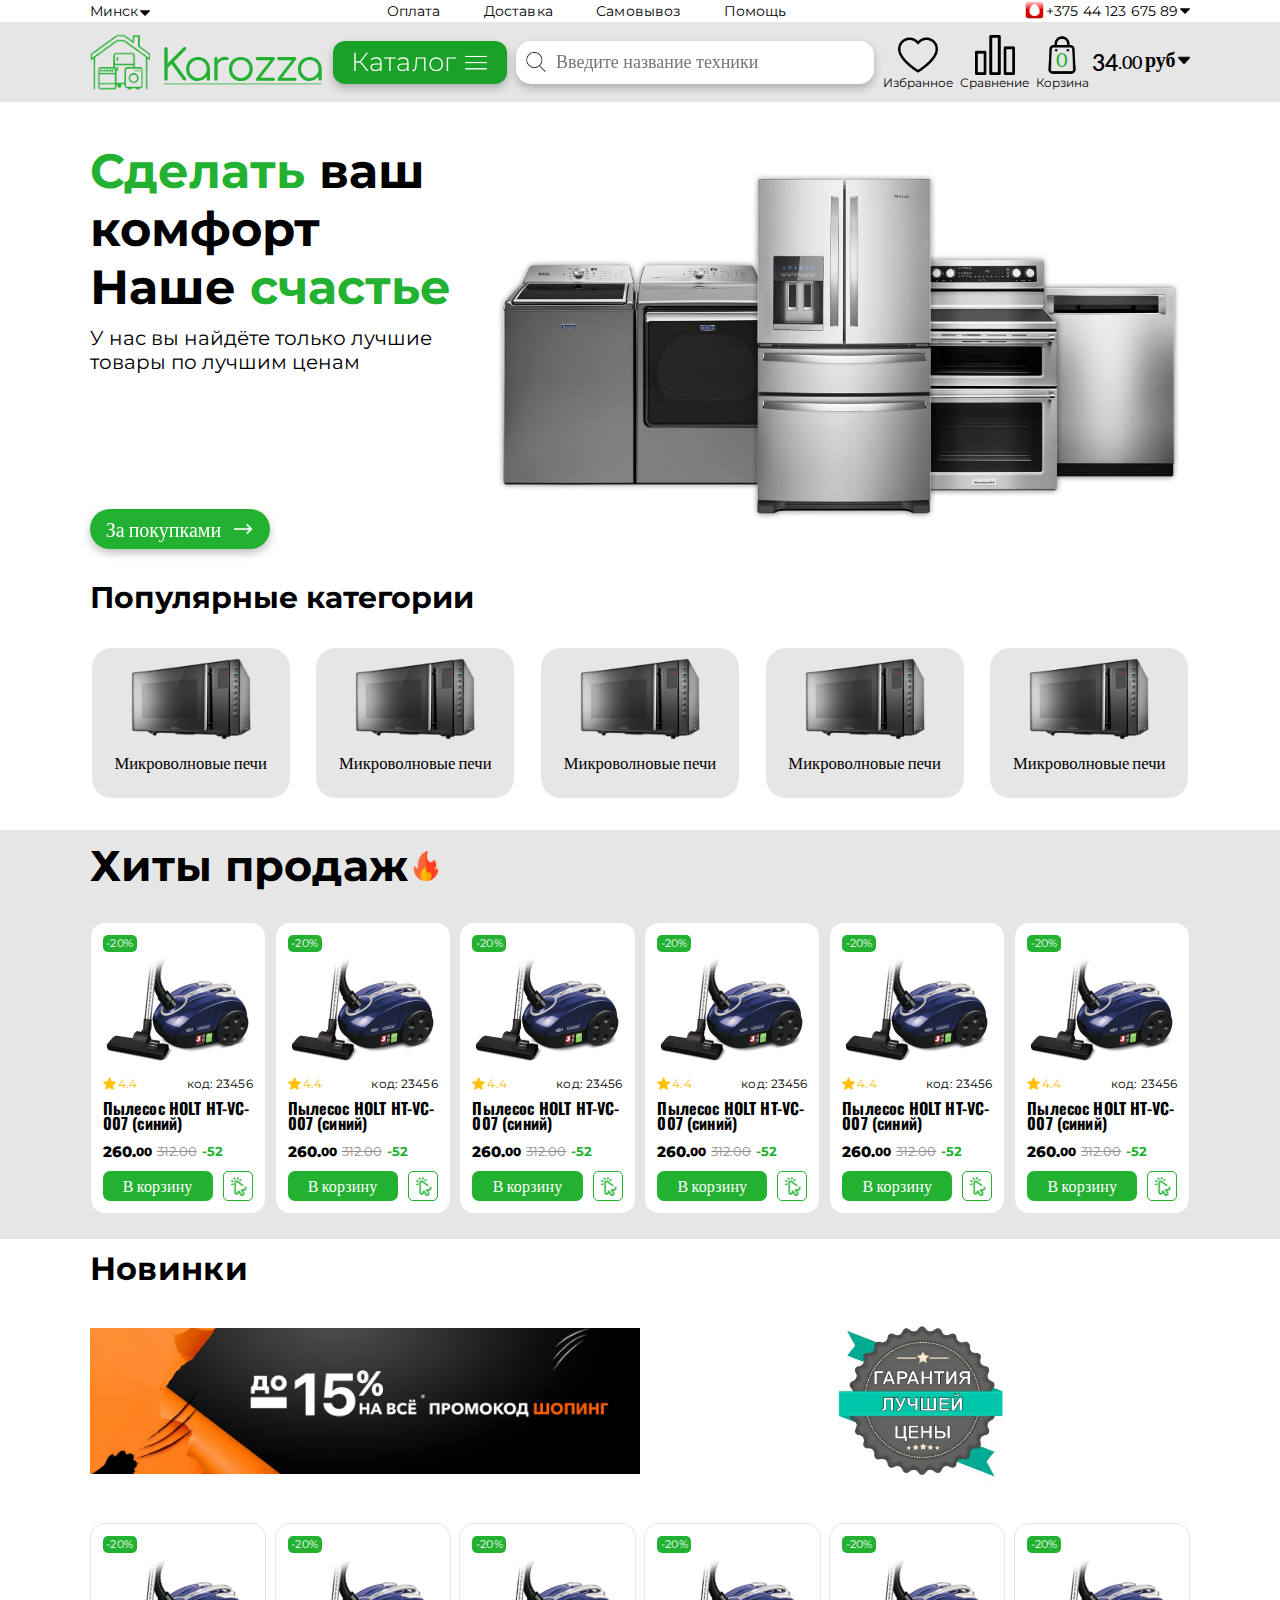
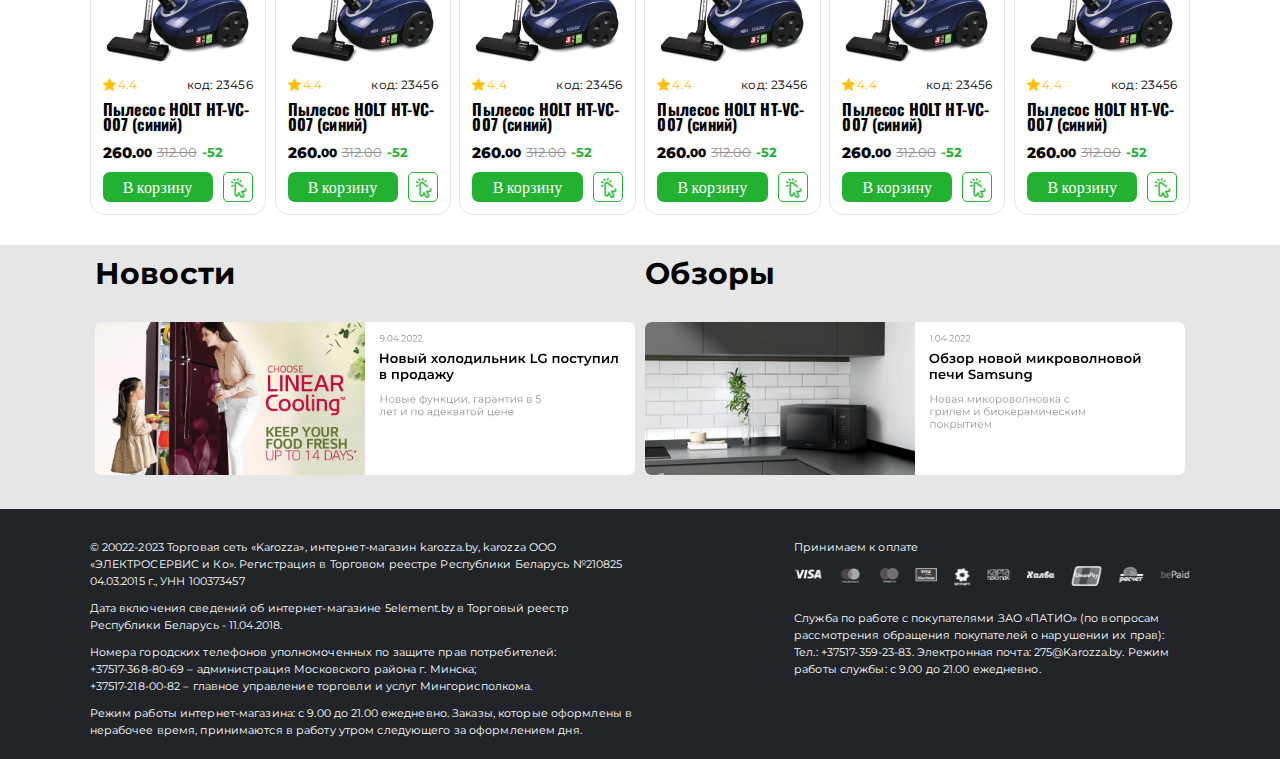
<file: index.html>
<!DOCTYPE html>
<html lang="ru">
  <head>
    <meta charset="utf-8" />
    <meta name="viewport" content="width=device-width, initial-scale=1" />
    <title>Karozza</title>
    <link
      rel="shortcut icon"
      href="./src/images/logo1.svg"
      type="image/x-icon"
    />
    <link rel="stylesheet" href="./src/scss/main_styles.css" />
    <link
      href="https://fonts.googleapis.com/css?family=Montserrat:100,200,300,regular,500,600,700,800,900,100italic,200italic,300italic,italic,500italic,600italic,700italic,800italic,900italic"
      rel="stylesheet"
    />
    <link
      href="https://fonts.googleapis.com/css?family=Comfortaa:300,regular,500,600,700"
      rel="stylesheet"
    />
    <link
      href="https://fonts.googleapis.com/css?family=Lato:100,100italic,300,300italic,regular,italic,700,700italic,900,900italic"
      rel="stylesheet"
    />
    <link
      href="https://fonts.googleapis.com/css?family=Oswald:200,300,regular,500,600,700"
      rel="stylesheet"
    />
    <link
      href="https://fonts.googleapis.com/css?family=Outfit:100,200,300,regular,500,600,700,800,900"
      rel="stylesheet"
    />
  </head>
  <body>
    <header>
      <div class="under-menu">
        <div id="city">
          <p>Минск</p>
          <img class="city-down" src="./src/images/city-down.png" />
        </div>
        <div class="info">
          Информация<img class="info-down" src="./src/images/city-down.png" />
        </div>
        <div class="help">
          <p id="payment">Оплата</p>
          <p id="delivery">Доставка</p>
          <p id="selfCaring">Самовывоз</p>
          <p id="help">Помощь</p>
        </div>
        <div class="tel-number">
          <div class="num__change">
            <img src="src/images/MTS.png" class="tel-icon" />
            <p>+375 44 123 675 89</p>
          </div>
          <img class="num__icon-phone" src="src/images/phone.png" />
          <img class="num-down" src="src/images/city-down.png" />
        </div>
      </div>
      <div class="menu">
        <div class="logo">
          <img class="logo__img" src="src/images/logo.svg" />
          <img class="logo__text" src="./src/images/Name.svg" />
        </div>
        <div id="catalog">
          <p>Каталог</p>
          <img src="src/images/catalog.png" />
        </div>
        <div class="search">
          <img src="src/images/search.png" />
          <input type="text" placeholder="Введите название техники" />
        </div>
        <div class="buttons">
          <div class="menu-buttons">
            <img src="src/images/chosen.png" />
            <p>Избранное</p>
          </div>
          <div class="menu-buttons">
            <img src="src/images/comparison.png" />
            <p>Сравнение</p>
          </div>
          <div id="buy">
            <div class="busket-icon">
              <div>
                <img src="src/images/bag.png" />
                <p>Корзина</p>
              </div>
              <p id="amount">0</p>
            </div>
            <div class="menu__price">
              <p id="rub">34</p>
              <p class="t">.</p>
              <p id="kop">00</p>
              <p class="rub">руб</p>
              <img class="basket" src="src/images/city-down.png" />
            </div>
          </div>
        </div>
      </div>
      <div class="menu__bottom">
        <p class="menu__bottom-info">Информация</p>
        <p>Сравнение</p>
        <p>Избранное</p>
        <p>Корзина</p>
      </div>
    </header>
    <main class="main-body">
      <section class="slogan">
        <div>
          <p><span class="green-text">Сделать</span> ваш комфорт</p>
          <p>Наше<span class="green-text"> счастье</span></p>
          <p class="little">
            У нас вы найдёте только лучшие товары по лучшим ценам
          </p>
          <a href="#href"
            ><button>
              <p>За покупками</p>
              <img src="src/images/right.png" /></button
          ></a>
        </div>
        <img class="main-image" src="src/images/main-image.png" />
      </section>
      <section class="pop-categories">
        <h1>Популярные категории</h1>
        <div class="pop-items">
          <div class="pop">
            <img src="src/images/microwave.png" />
            <p>Микроволновые печи</p>
          </div>
          <div class="pop">
            <img src="src/images/microwave.png" />
            <p>Микроволновые печи</p>
          </div>
          <div class="pop">
            <img src="src/images/microwave.png" />
            <p>Микроволновые печи</p>
          </div>
          <div class="pop">
            <img src="src/images/microwave.png" />
            <p>Микроволновые печи</p>
          </div>
          <div class="pop">
            <img src="src/images/microwave.png" />
            <p>Микроволновые печи</p>
          </div>
        </div>
      </section>
      <section class="hits">
        <div id="href"></div>
        <div class="string-hits">
          <h1>Хиты продаж</h1>
          <img src="src/images/fire.png" />
        </div>
        <div class="all-hits">
          <div class="main-good">
            <div class="sale">-20%</div>
            <img src="src/images/vac-cl.png" />
            <div class="good-info">
              <div class="mark">
                <img src="src/images/star.png" />
                <p>4.4</p>
              </div>
              <p>код: 23456</p>
            </div>
            <p id="name">Пылесос HOLT HT-VC-007 (синий)</p>
            <div class="price">
              <div class="main-price">
                <p class="literal-rub">260.</p>
                <p class="literal-cop">00</p>
              </div>
              <div class="before-price">
                <p class="before-rub">312.</p>
                <p class="before-kop">00</p>
              </div>
              <p class="minus-price">-52</p>
            </div>
            <div class="good-buttons">
              <button>В корзину</button>
              <div><img class="click" src="src/images/click.svg" /></div>
            </div>
          </div>
          <div class="main-good">
            <div class="sale">-20%</div>
            <img src="src/images/vac-cl.png" />
            <div class="good-info">
              <div class="mark">
                <img src="src/images/star.png" />
                <p>4.4</p>
              </div>
              <p>код: 23456</p>
            </div>
            <p id="name">Пылесос HOLT HT-VC-007 (синий)</p>
            <div class="price">
              <div class="main-price">
                <p class="literal-rub">260.</p>
                <p class="literal-cop">00</p>
              </div>
              <div class="before-price">
                <p class="before-rub">312.</p>
                <p class="before-kop">00</p>
              </div>
              <p class="minus-price">-52</p>
            </div>
            <div class="good-buttons">
              <button>В корзину</button>
              <div><img class="click" src="src/images/click.svg" /></div>
            </div>
          </div>
          <div class="main-good">
            <div class="sale">-20%</div>
            <img src="src/images/vac-cl.png" />
            <div class="good-info">
              <div class="mark">
                <img src="src/images/star.png" />
                <p>4.4</p>
              </div>
              <p>код: 23456</p>
            </div>
            <p id="name">Пылесос HOLT HT-VC-007 (синий)</p>
            <div class="price">
              <div class="main-price">
                <p class="literal-rub">260.</p>
                <p class="literal-cop">00</p>
              </div>
              <div class="before-price">
                <p class="before-rub">312.</p>
                <p class="before-kop">00</p>
              </div>
              <p class="minus-price">-52</p>
            </div>
            <div class="good-buttons">
              <button>В корзину</button>
              <div><img class="click" src="src/images/click.svg" /></div>
            </div>
          </div>
          <div class="good__string-new"></div>
          <div class="main-good">
            <div class="sale">-20%</div>
            <img src="src/images/vac-cl.png" />
            <div class="good-info">
              <div class="mark">
                <img src="src/images/star.png" />
                <p>4.4</p>
              </div>
              <p>код: 23456</p>
            </div>
            <p id="name">Пылесос HOLT HT-VC-007 (синий)</p>
            <div class="price">
              <div class="main-price">
                <p class="literal-rub">260.</p>
                <p class="literal-cop">00</p>
              </div>
              <div class="before-price">
                <p class="before-rub">312.</p>
                <p class="before-kop">00</p>
              </div>
              <p class="minus-price">-52</p>
            </div>
            <div class="good-buttons">
              <button>В корзину</button>
              <div><img class="click" src="src/images/click.svg" /></div>
            </div>
          </div>
          <div class="main-good">
            <div class="sale">-20%</div>
            <img src="src/images/vac-cl.png" />
            <div class="good-info">
              <div class="mark">
                <img src="src/images/star.png" />
                <p>4.4</p>
              </div>
              <p>код: 23456</p>
            </div>
            <p id="name">Пылесос HOLT HT-VC-007 (синий)</p>
            <div class="price">
              <div class="main-price">
                <p class="literal-rub">260.</p>
                <p class="literal-cop">00</p>
              </div>
              <div class="before-price">
                <p class="before-rub">312.</p>
                <p class="before-kop">00</p>
              </div>
              <p class="minus-price">-52</p>
            </div>
            <div class="good-buttons">
              <button>В корзину</button>
              <div><img class="click" src="src/images/click.svg" /></div>
            </div>
          </div>
          <div class="main-good">
            <div class="sale">-20%</div>
            <img src="src/images/vac-cl.png" />
            <div class="good-info">
              <div class="mark">
                <img src="src/images/star.png" />
                <p>4.4</p>
              </div>
              <p>код: 23456</p>
            </div>
            <p id="name">Пылесос HOLT HT-VC-007 (синий)</p>
            <div class="price">
              <div class="main-price">
                <p class="literal-rub">260.</p>
                <p class="literal-cop">00</p>
              </div>
              <div class="before-price">
                <p class="before-rub">312.</p>
                <p class="before-kop">00</p>
              </div>
              <p class="minus-price">-52</p>
            </div>
            <div class="good-buttons">
              <button>В корзину</button>
              <div><img class="click" src="src/images/click.svg" /></div>
            </div>
          </div>
        </div>
      </section>
      <section class="novelties">
        <h1 class="stringNovel">Новинки</h1>
        <div class="offers">
          <!-- <img class="slide-left" src="src/images/LBtn.png" /> -->
          <img class="first-offer" src="src/images/sale.jpg" />
          <!-- <img class="second-offer" src="src/images/sale2.png" /> -->
          <!-- <img class="slide-right" src="src/images/LBtn.png" /> -->
          <img src="src/images/best.jpg" class="best" />
        </div>
        <div class="nov">
          <div class="main-good">
            <div class="sale">-20%</div>
            <img src="src/images/vac-cl.png" />
            <div class="good-info">
              <div class="mark">
                <img src="src/images/star.png" />
                <p>4.4</p>
              </div>
              <p>код: 23456</p>
            </div>
            <p id="name">Пылесос HOLT HT-VC-007 (синий)</p>
            <div class="price">
              <div class="main-price">
                <p class="literal-rub">260.</p>
                <p class="literal-cop">00</p>
              </div>
              <div class="before-price">
                <p class="before-rub">312.</p>
                <p class="before-kop">00</p>
              </div>
              <p class="minus-price">-52</p>
            </div>
            <div class="good-buttons">
              <button>В корзину</button>
              <div><img class="click" src="src/images/click.svg" /></div>
            </div>
          </div>
          <div class="main-good">
            <div class="sale">-20%</div>
            <img src="src/images/vac-cl.png" />
            <div class="good-info">
              <div class="mark">
                <img src="src/images/star.png" />
                <p>4.4</p>
              </div>
              <p>код: 23456</p>
            </div>
            <p id="name">Пылесос HOLT HT-VC-007 (синий)</p>
            <div class="price">
              <div class="main-price">
                <p class="literal-rub">260.</p>
                <p class="literal-cop">00</p>
              </div>
              <div class="before-price">
                <p class="before-rub">312.</p>
                <p class="before-kop">00</p>
              </div>
              <p class="minus-price">-52</p>
            </div>
            <div class="good-buttons">
              <button>В корзину</button>
              <div><img class="click" src="src/images/click.svg" /></div>
            </div>
          </div>
          <div class="main-good">
            <div class="sale">-20%</div>
            <img src="src/images/vac-cl.png" />
            <div class="good-info">
              <div class="mark">
                <img src="src/images/star.png" />
                <p>4.4</p>
              </div>
              <p>код: 23456</p>
            </div>
            <p id="name">Пылесос HOLT HT-VC-007 (синий)</p>
            <div class="price">
              <div class="main-price">
                <p class="literal-rub">260.</p>
                <p class="literal-cop">00</p>
              </div>
              <div class="before-price">
                <p class="before-rub">312.</p>
                <p class="before-kop">00</p>
              </div>
              <p class="minus-price">-52</p>
            </div>
            <div class="good-buttons">
              <button>В корзину</button>
              <div><img class="click" src="src/images/click.svg" /></div>
            </div>
          </div>
          <div class="good__string-new"></div>
          <div class="main-good">
            <div class="sale">-20%</div>
            <img src="src/images/vac-cl.png" />
            <div class="good-info">
              <div class="mark">
                <img src="src/images/star.png" />
                <p>4.4</p>
              </div>
              <p>код: 23456</p>
            </div>
            <p id="name">Пылесос HOLT HT-VC-007 (синий)</p>
            <div class="price">
              <div class="main-price">
                <p class="literal-rub">260.</p>
                <p class="literal-cop">00</p>
              </div>
              <div class="before-price">
                <p class="before-rub">312.</p>
                <p class="before-kop">00</p>
              </div>
              <p class="minus-price">-52</p>
            </div>
            <div class="good-buttons">
              <button>В корзину</button>
              <div><img class="click" src="src/images/click.svg" /></div>
            </div>
          </div>
          <div class="main-good">
            <div class="sale">-20%</div>
            <img src="src/images/vac-cl.png" />
            <div class="good-info">
              <div class="mark">
                <img src="src/images/star.png" />
                <p>4.4</p>
              </div>
              <p>код: 23456</p>
            </div>
            <p id="name">Пылесос HOLT HT-VC-007 (синий)</p>
            <div class="price">
              <div class="main-price">
                <p class="literal-rub">260.</p>
                <p class="literal-cop">00</p>
              </div>
              <div class="before-price">
                <p class="before-rub">312.</p>
                <p class="before-kop">00</p>
              </div>
              <p class="minus-price">-52</p>
            </div>
            <div class="good-buttons">
              <button>В корзину</button>
              <div><img class="click" src="src/images/click.svg" /></div>
            </div>
          </div>
          <div class="main-good">
            <div class="sale">-20%</div>
            <img src="src/images/vac-cl.png" />
            <div class="good-info">
              <div class="mark">
                <img src="src/images/star.png" />
                <p>4.4</p>
              </div>
              <p>код: 23456</p>
            </div>
            <p id="name">Пылесос HOLT HT-VC-007 (синий)</p>
            <div class="price">
              <div class="main-price">
                <p class="literal-rub">260.</p>
                <p class="literal-cop">00</p>
              </div>
              <div class="before-price">
                <p class="before-rub">312.</p>
                <p class="before-kop">00</p>
              </div>
              <p class="minus-price">-52</p>
            </div>
            <div class="good-buttons">
              <button>В корзину</button>
              <div><img class="click" src="src/images/click.svg" /></div>
            </div>
          </div>
        </div>
      </section>
      <section class="other">
        <div class="other__news">
          <p class="other__news-title">Новости</p>
          <img src="src/images/newsItem.svg" alt="" class="other__news-item" />
        </div>
        <div class="other__look">
          <p class="other__look-title">Обзоры</p>
          <img
            src="src/images/reviewItem.svg"
            alt=""
            class="other__look-item"
          />
        </div>
      </section>
    </main>
    <footer>
      <div class="footer__container-first">
        <p class="foot-text">
          © 20022-2023 Торговая сеть «Karozza», интернет-магазин karozza.by,
          karozza ООО «ЭЛЕКТРОСЕРВИС и Ко». Регистрация в Торговом реестре
          Республики Беларусь №210825 04.03.2015 г., УНН 100373457
        </p>
        <p class="foot-text">
          Дата включения сведений об интернет-магазине 5element.by в Торговый
          реестр Республики Беларусь - 11.04.2018.
        </p>
        <p class="foot-text">
          Номера городских телефонов уполномоченных по защите прав
          потребителей:<br />
          +37517-368-80-69 – администрация Московского района г. Минска;<br />
          +37517-218-00-82 – главное управление торговли и услуг
          Мингорисполкома.
        </p>
        <p class="foot-text">
          Режим работы интернет-магазина: с 9.00 до 21.00 ежедневно. Заказы,
          которые оформлены в нерабочее время, принимаются в работу утром
          следующего за оформлением дня.
        </p>
      </div>
      <div>
        <p>Принимаем к оплате</p>
        <img src="src/images/PaymentIcons.svg" />
        <p>
          Служба по работе с покупателями ЗАО «ПАТИО» (по вопросам рассмотрения
          обращения покупателей о нарушении их прав): Тел.: +37517-359-23-83.
          Электронная почта: 275@Karozza.by. Режим работы службы: с 9.00 до
          21.00 ежедневно.
        </p>
      </div>
      <div class="footer__low-width">
        <p>Принимаем к оплате</p>
        <img src="src/images/PaymentIcons.svg" />
        <p>
          Служба по работе с покупателями ЗАО «ПАТИО»<br />
          (по вопросам рассмотрения обращения покупателей о нарушении их
          прав):<br />
          Тел.: +37517-359-23-83.<br />
          Электронная почта: 275@Karozza.by<br />
          Режим работы службы: с 9.00 до 21.00 ежедневно.
        </p>
        <p class="foot-text">
          © 20022-2023 Торговая сеть «Karozza», интернет-магазин karozza.by,
          karozza ООО «ЭЛЕКТРОСЕРВИС и Ко».<br />
          Регистрация в Торговом реестре Республики Беларусь №210825 04.03.2015
          г., УНН 100373457
        </p>
        <p class="foot-text">
          Дата включения сведений об интернет-магазине 5element.by в Торговый
          реестр Республики Беларусь - 11.04.2018.
        </p>
        <p class="foot-text">
          Номера городских телефонов уполномоченных по защите прав
          потребителей:<br />
          +37517-368-80-69 – администрация Московского района г. Минска;<br />
          +37517-218-00-82 – главное управление торговли и услуг
          Мингорисполкома.
        </p>
        <p class="foot-text">
          Режим работы интернет-магазина: с 9.00 до 21.00 ежедневно.<br />
          Заказы, которые оформлены в нерабочее время, принимаются в работу
          утром следующего за оформлением дня.
        </p>
      </div>
    </footer>
  </body>
</html>
</file>
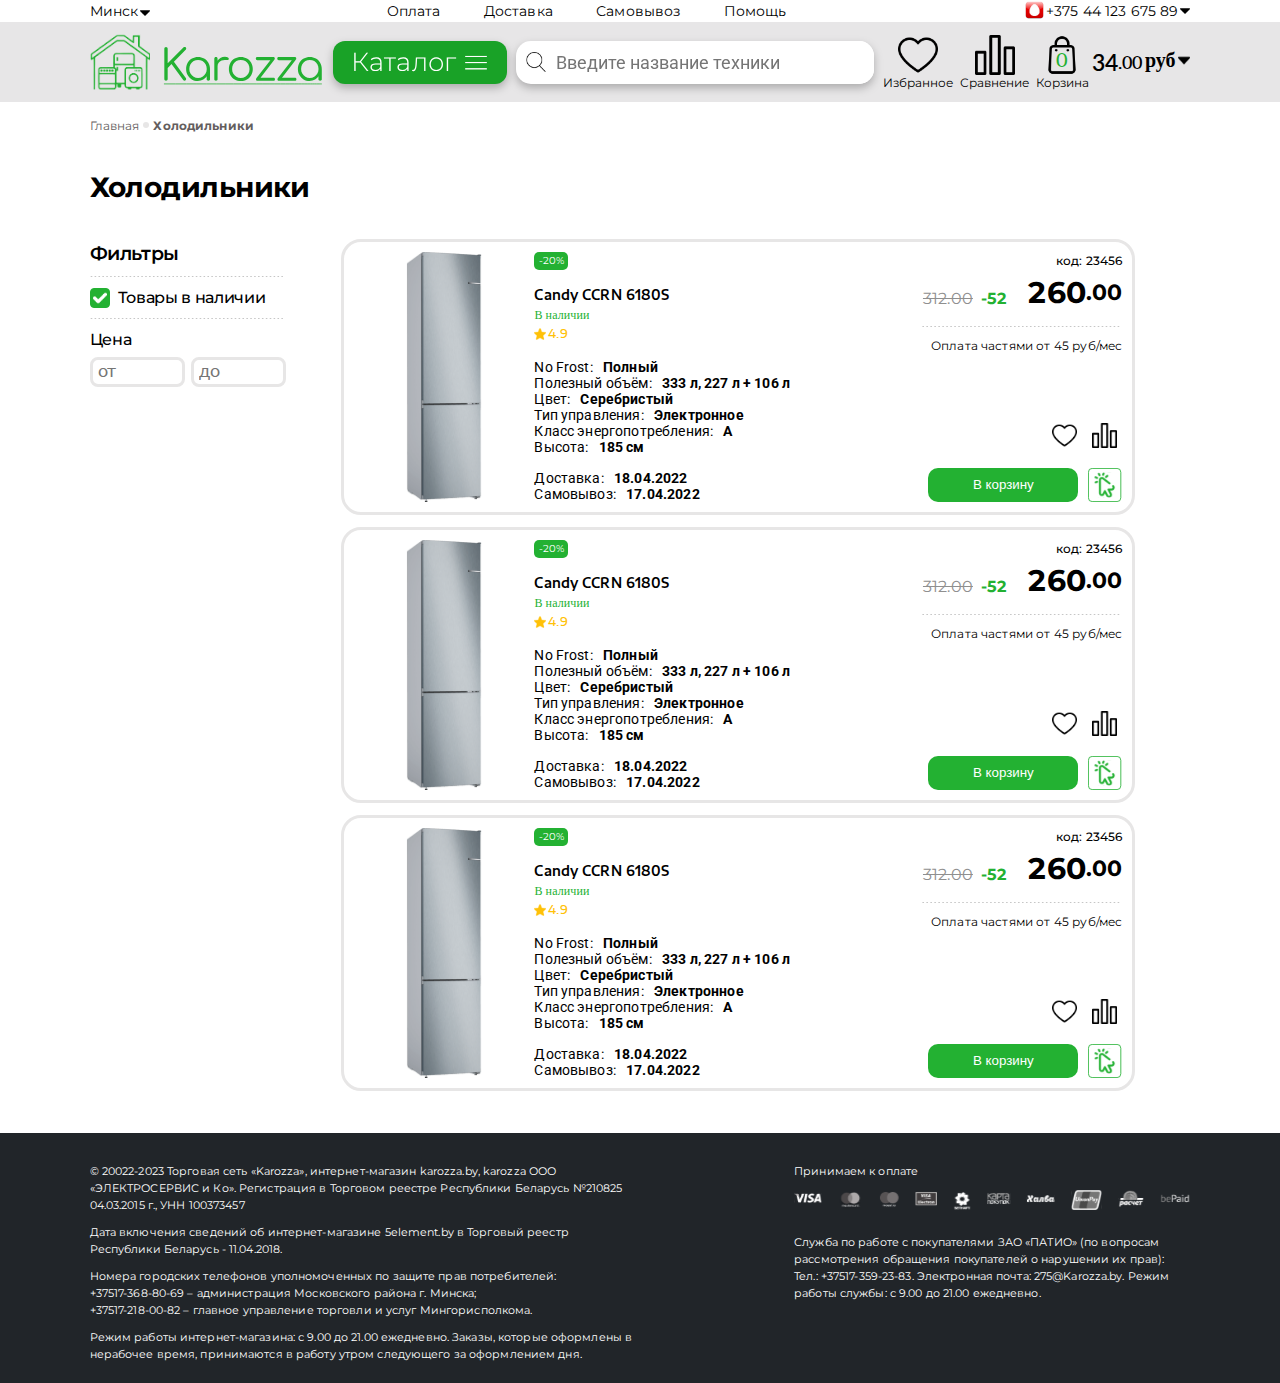
<file: choise.html>
<!DOCTYPE html>
<html lang="ru">
  <head>
    <meta charset="utf-8" />
    <meta name="viewport" content="width=device-width, initial-scale=1" />
    <title>Karozza</title>
    <link
      rel="shortcut icon"
      href="./src/images/logo1.svg"
      type="image/x-icon"
    />
    <link rel="stylesheet" href="./src/scss/choise_styles.css" />
    <link
      href="https://fonts.googleapis.com/css?family=Montserrat:100,200,300,regular,500,600,700,800,900,100italic,200italic,300italic,italic,500italic,600italic,700italic,800italic,900italic"
      rel="stylesheet"
    />
    <link
      href="https://fonts.googleapis.com/css?family=Comfortaa:300,regular,500,600,700"
      rel="stylesheet"
    />
    <link
      href="https://fonts.googleapis.com/css?family=Lato:100,100italic,300,300italic,regular,italic,700,700italic,900,900italic"
      rel="stylesheet"
    />
    <link
      href="https://fonts.googleapis.com/css?family=Oswald:200,300,regular,500,600,700"
      rel="stylesheet"
    />
    <link
      href="https://fonts.googleapis.com/css?family=Outfit:100,200,300,regular,500,600,700,800,900"
      rel="stylesheet"
    />
    <link
      href="https://fonts.googleapis.com/css?family=Roboto:100,100italic,300,300italic,regular,italic,500,500italic,700,700italic,900,900italic"
      rel="stylesheet"
    />
    <link
      href="https://fonts.googleapis.com/css?family=Encode+Sans+Expanded:100,200,300,regular,500,600,700,800,900"
      rel="stylesheet"
    />
  </head>
  <body>
    <header>
      <div class="under-menu">
        <div id="city">
          <p>Минск</p>
          <img class="city-down" src="./src/images/city-down.png" />
        </div>
        <div class="info">
          Информация<img class="info-down" src="./src/images/city-down.png" />
        </div>
        <div class="help">
          <p id="payment">Оплата</p>
          <p id="delivery">Доставка</p>
          <p id="selfCaring">Самовывоз</p>
          <p id="help">Помощь</p>
        </div>
        <div class="tel-number">
          <div class="num__change">
            <img src="src/images/MTS.png" class="tel-icon" />
            <p>+375 44 123 675 89</p>
          </div>
          <img class="num__icon-phone" src="src/images/phone.png" />
          <img class="num-down" src="src/images/city-down.png" />
        </div>
      </div>
      <div class="menu">
        <div class="logo">
          <img class="logo__img" src="src/images/logo.svg" />
          <img class="logo__text" src="./src/images/Name.svg" />
        </div>
        <div id="catalog">
          <p>Каталог</p>
          <img src="src/images/catalog.png" />
        </div>
        <div class="search">
          <img src="src/images/search.png" />
          <input type="text" placeholder="Введите название техники" />
        </div>
        <div class="buttons">
          <div class="menu-buttons">
            <img src="src/images/chosen.png" />
            <p>Избранное</p>
          </div>
          <div class="menu-buttons">
            <img src="src/images/comparison.png" />
            <p>Сравнение</p>
          </div>
          <div id="buy">
            <div class="busket-icon">
              <div>
                <img src="src/images/bag.png" />
                <p>Корзина</p>
              </div>
              <p id="amount">0</p>
            </div>
            <div class="menu__price">
              <p id="rub">34</p>
              <p class="t">.</p>
              <p id="kop">00</p>
              <p class="rub">руб</p>
              <img class="basket" src="src/images/city-down.png" />
            </div>
          </div>
        </div>
      </div>
      <div class="menu__bottom">
        <p class="menu__bottom-info">Информация</p>
        <p>Сравнение</p>
        <p>Избранное</p>
        <p>Корзина</p>
      </div>
    </header>
    <main>
      <section class="nav">
        <a><p>Главная</p></a>
        <img src="src/images/circle.svg" alt="" />
        <a><p class="bold">Холодильники</p></a>
      </section>
      <h1>Холодильники</h1>
      <section class="choose">
        <section class="sel">
          <h4>Фильтры</h4>
          <img class="line" src="src/images/line.svg" alt="" />
          <img src="src/images/shortLine.svg" class="short-line" />
          <div class="in-stock">
            <input
              class="custom-checkbox"
              type="checkbox"
              id="stock"
              name="stock"
              value="inStock"
              checked
            />
            <label for="stock">Товары в наличии</label>
          </div>
          <img src="src/images/line.svg" alt="" class="line" />
          <img src="src/images/shortLine.svg" class="short-line" />
          <div class="price">
            <p>Цена</p>
            <div>
              <input type="text" placeholder="от" />
              <input type="text" placeholder="до" />
            </div>
          </div>
        </section>
        <section class="choose__goods">
          <div class="choose__goods-good">
            <img
              src="src/images/fridge.png"
              alt=""
              class="choose__goods-good-image"
            />
            <div class="char">
              <div class="sale">-20%</div>
              <div>
                <h5 class="name">Candy CCRN 6180S</h5>
                <p class="aval">В наличии</p>
                <div class="row">
                  <img src="src/images/star.png" alt="" class="star" />
                  <p class="mark">4.9</p>
                </div>
              </div>
              <div>
                <div class="row">
                  <p class="fraze">No Frost:⠀</p>
                  <p class="description">Полный</p>
                </div>
                <div class="row">
                  <p class="fraze">Полезный объём:⠀</p>
                  <p class="description">333 л, 227 л + 106 л</p>
                </div>
                <div class="row">
                  <p class="fraze">Цвет:⠀</p>
                  <p class="description">Серебристый</p>
                </div>
                <div class="row">
                  <p class="fraze">Тип управления:⠀</p>
                  <p class="description">Электронное</p>
                </div>
                <div class="row">
                  <p class="fraze">Класс энергопотребления:⠀</p>
                  <p class="description">A</p>
                </div>
                <div class="row">
                  <p class="fraze">Высота:⠀</p>
                  <p class="description">185 см</p>
                </div>
              </div>
              <div>
                <div class="row">
                  <p class="fraze">Доставка:⠀</p>
                  <p class="description">18.04.2022</p>
                </div>
                <div class="row">
                  <p class="fraze">Самовывоз:⠀</p>
                  <p class="description">17.04.2022</p>
                </div>
              </div>
            </div>
            <div class="buy">
              <div class="text">
                <p class="code">код: 23456</p>
                <div class="price">
                  <div>
                    <p class="before-price">312.00</p>
                    <p class="minus-price">-52</p>
                  </div>
                  <div>
                    <p class="literal-rub">260</p>
                    <p class="literal-kop">.00</p>
                  </div>
                </div>
                <img src="src/images/line.svg" alt="" class="line" />
                <img src="src/images/shortLine.svg" class="short-line" />
                <div class="like-little">
                  <img src="src/images/chosen.png" alt="" class="chosen" />
                  <img
                    src="src/images/comparison.png"
                    alt=""
                    class="comparison"
                  />
                </div>
                <p class="info">Оплата частями от 45 руб/мес</p>
              </div>
              <div class="buttons">
                <div class="like">
                  <img src="src/images/chosen.png" alt="" class="chosen" />
                  <img
                    src="src/images/comparison.png"
                    alt=""
                    class="comparison"
                  />
                </div>
                <div class="get">
                  <button>В корзину</button>
                  <img
                    class="clickBuy"
                    src="src/images/OneClickBuy.svg"
                    alt=""
                  />
                </div>
              </div>
            </div>
          </div>
          <div class="choose__goods-good">
            <img
              src="src/images/fridge.png"
              alt=""
              class="choose__goods-good-image"
            />
            <div class="char">
              <div class="sale">-20%</div>
              <div>
                <h5 class="name">Candy CCRN 6180S</h5>
                <p class="aval">В наличии</p>
                <div class="row">
                  <img src="src/images/star.png" alt="" class="star" />
                  <p class="mark">4.9</p>
                </div>
              </div>
              <div>
                <div class="row">
                  <p class="fraze">No Frost:⠀</p>
                  <p class="description">Полный</p>
                </div>
                <div class="row">
                  <p class="fraze">Полезный объём:⠀</p>
                  <p class="description">333 л, 227 л + 106 л</p>
                </div>
                <div class="row">
                  <p class="fraze">Цвет:⠀</p>
                  <p class="description">Серебристый</p>
                </div>
                <div class="row">
                  <p class="fraze">Тип управления:⠀</p>
                  <p class="description">Электронное</p>
                </div>
                <div class="row">
                  <p class="fraze">Класс энергопотребления:⠀</p>
                  <p class="description">A</p>
                </div>
                <div class="row">
                  <p class="fraze">Высота:⠀</p>
                  <p class="description">185 см</p>
                </div>
              </div>
              <div>
                <div class="row">
                  <p class="fraze">Доставка:⠀</p>
                  <p class="description">18.04.2022</p>
                </div>
                <div class="row">
                  <p class="fraze">Самовывоз:⠀</p>
                  <p class="description">17.04.2022</p>
                </div>
              </div>
            </div>
            <div class="buy">
              <div class="text">
                <p class="code">код: 23456</p>
                <div class="price">
                  <div>
                    <p class="before-price">312.00</p>
                    <p class="minus-price">-52</p>
                  </div>
                  <div>
                    <p class="literal-rub">260</p>
                    <p class="literal-kop">.00</p>
                  </div>
                </div>
                <img src="src/images/line.svg" alt="" class="line" />
                <img src="src/images/shortLine.svg" class="short-line" />
                <div class="like-little">
                  <img src="src/images/chosen.png" alt="" class="chosen" />
                  <img
                    src="src/images/comparison.png"
                    alt=""
                    class="comparison"
                  />
                </div>
                <p class="info">Оплата частями от 45 руб/мес</p>
              </div>
              <div class="buttons">
                <div class="like">
                  <img src="src/images/chosen.png" alt="" class="chosen" />
                  <img
                    src="src/images/comparison.png"
                    alt=""
                    class="comparison"
                  />
                </div>
                <div class="get">
                  <button>В корзину</button>
                  <img
                    class="clickBuy"
                    src="src/images/OneClickBuy.svg"
                    alt=""
                  />
                </div>
              </div>
            </div>
          </div>
          <div class="choose__goods-good">
            <img
              src="src/images/fridge.png"
              alt=""
              class="choose__goods-good-image"
            />
            <div class="char">
              <div class="sale">-20%</div>
              <div>
                <h5 class="name">Candy CCRN 6180S</h5>
                <p class="aval">В наличии</p>
                <div class="row">
                  <img src="src/images/star.png" alt="" class="star" />
                  <p class="mark">4.9</p>
                </div>
              </div>
              <div>
                <div class="row">
                  <p class="fraze">No Frost:⠀</p>
                  <p class="description">Полный</p>
                </div>
                <div class="row">
                  <p class="fraze">Полезный объём:⠀</p>
                  <p class="description">333 л, 227 л + 106 л</p>
                </div>
                <div class="row">
                  <p class="fraze">Цвет:⠀</p>
                  <p class="description">Серебристый</p>
                </div>
                <div class="row">
                  <p class="fraze">Тип управления:⠀</p>
                  <p class="description">Электронное</p>
                </div>
                <div class="row">
                  <p class="fraze">Класс энергопотребления:⠀</p>
                  <p class="description">A</p>
                </div>
                <div class="row">
                  <p class="fraze">Высота:⠀</p>
                  <p class="description">185 см</p>
                </div>
              </div>
              <div>
                <div class="row">
                  <p class="fraze">Доставка:⠀</p>
                  <p class="description">18.04.2022</p>
                </div>
                <div class="row">
                  <p class="fraze">Самовывоз:⠀</p>
                  <p class="description">17.04.2022</p>
                </div>
              </div>
            </div>
            <div class="buy">
              <div class="text">
                <p class="code">код: 23456</p>
                <div class="price">
                  <div>
                    <p class="before-price">312.00</p>
                    <p class="minus-price">-52</p>
                  </div>
                  <div>
                    <p class="literal-rub">260</p>
                    <p class="literal-kop">.00</p>
                  </div>
                </div>
                <img src="src/images/line.svg" alt="" class="line" />
                <img src="src/images/shortLine.svg" class="short-line" />
                <div class="like-little">
                  <img src="src/images/chosen.png" alt="" class="chosen" />
                  <img
                    src="src/images/comparison.png"
                    alt=""
                    class="comparison"
                  />
                </div>
                <p class="info">Оплата частями от 45 руб/мес</p>
              </div>
              <div class="buttons">
                <div class="like">
                  <img src="src/images/chosen.png" alt="" class="chosen" />
                  <img
                    src="src/images/comparison.png"
                    alt=""
                    class="comparison"
                  />
                </div>
                <div class="get">
                  <button>В корзину</button>
                  <img
                    class="clickBuy"
                    src="src/images/OneClickBuy.svg"
                    alt=""
                  />
                </div>
              </div>
            </div>
          </div>
        </section>
      </section>
    </main>
    <footer>
      <div class="footer__container-first">
        <p class="foot-text">
          © 20022-2023 Торговая сеть «Karozza», интернет-магазин karozza.by,
          karozza ООО «ЭЛЕКТРОСЕРВИС и Ко». Регистрация в Торговом реестре
          Республики Беларусь №210825 04.03.2015 г., УНН 100373457
        </p>
        <p class="foot-text">
          Дата включения сведений об интернет-магазине 5element.by в Торговый
          реестр Республики Беларусь - 11.04.2018.
        </p>
        <p class="foot-text">
          Номера городских телефонов уполномоченных по защите прав
          потребителей:<br />
          +37517-368-80-69 – администрация Московского района г. Минска;<br />
          +37517-218-00-82 – главное управление торговли и услуг
          Мингорисполкома.
        </p>
        <p class="foot-text">
          Режим работы интернет-магазина: с 9.00 до 21.00 ежедневно. Заказы,
          которые оформлены в нерабочее время, принимаются в работу утром
          следующего за оформлением дня.
        </p>
      </div>
      <div>
        <p>Принимаем к оплате</p>
        <img src="src/images/PaymentIcons.svg" />
        <p>
          Служба по работе с покупателями ЗАО «ПАТИО» (по вопросам рассмотрения
          обращения покупателей о нарушении их прав): Тел.: +37517-359-23-83.
          Электронная почта: 275@Karozza.by. Режим работы службы: с 9.00 до
          21.00 ежедневно.
        </p>
      </div>
      <div class="footer__low-width">
        <p>Принимаем к оплате</p>
        <img src="src/images/PaymentIcons.svg" />
        <p>
          Служба по работе с покупателями ЗАО «ПАТИО»<br />
          (по вопросам рассмотрения обращения покупателей о нарушении их
          прав):<br />
          Тел.: +37517-359-23-83.<br />
          Электронная почта: 275@Karozza.by<br />
          Режим работы службы: с 9.00 до 21.00 ежедневно.
        </p>
        <p class="foot-text">
          © 20022-2023 Торговая сеть «Karozza», интернет-магазин karozza.by,
          karozza ООО «ЭЛЕКТРОСЕРВИС и Ко».<br />
          Регистрация в Торговом реестре Республики Беларусь №210825 04.03.2015
          г., УНН 100373457
        </p>
        <p class="foot-text">
          Дата включения сведений об интернет-магазине 5element.by в Торговый
          реестр Республики Беларусь - 11.04.2018.
        </p>
        <p class="foot-text">
          Номера городских телефонов уполномоченных по защите прав
          потребителей:<br />
          +37517-368-80-69 – администрация Московского района г. Минска;<br />
          +37517-218-00-82 – главное управление торговли и услуг
          Мингорисполкома.
        </p>
        <p class="foot-text">
          Режим работы интернет-магазина: с 9.00 до 21.00 ежедневно.<br />
          Заказы, которые оформлены в нерабочее время, принимаются в работу
          утром следующего за оформлением дня.
        </p>
      </div>
    </footer>
  </body>
</html>
</file>
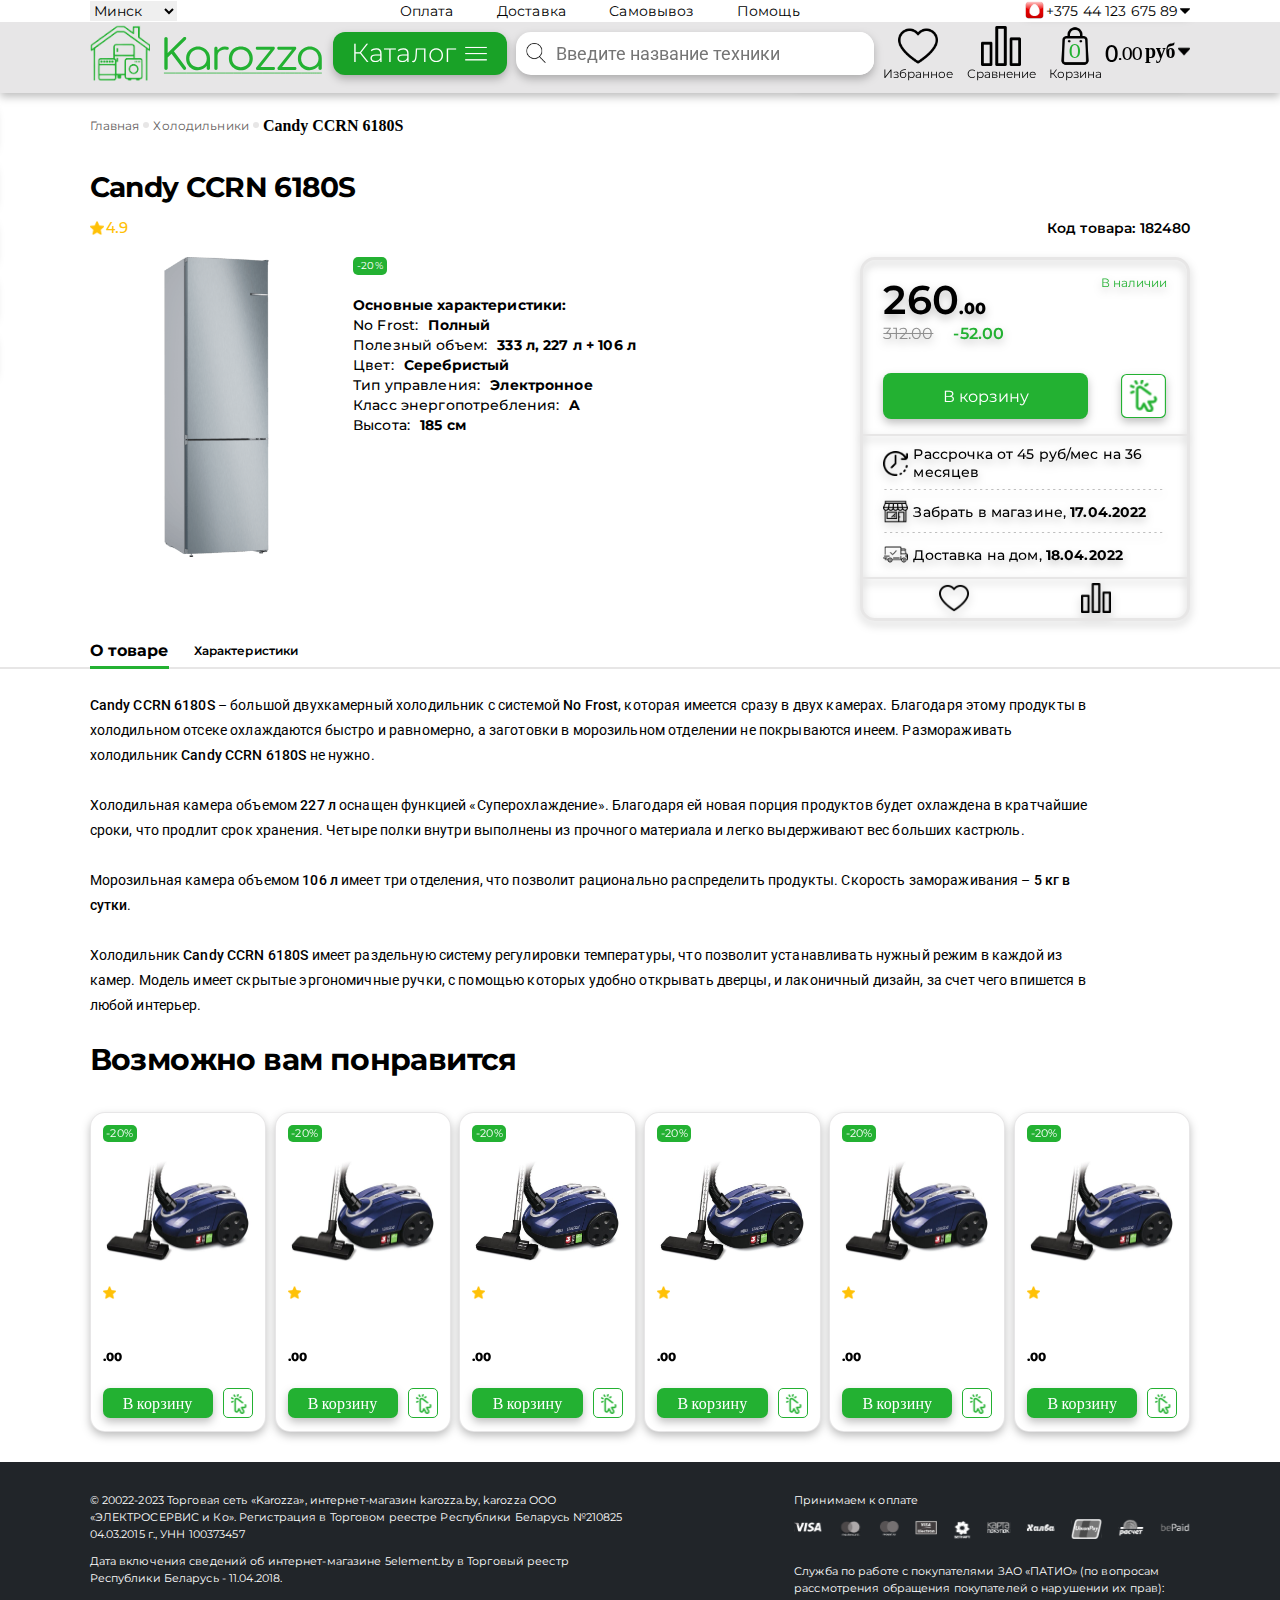
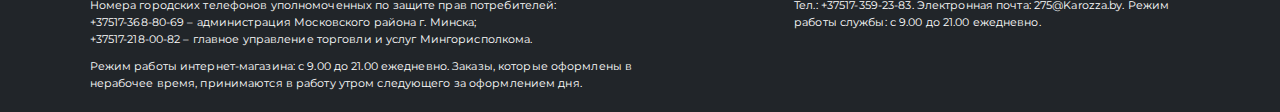
<file: good.html>
<!DOCTYPE html>
<html lang="ru">
  <head>
    <meta charset="utf-8" />
    <meta name="viewport" content="width=device-width, initial-scale=1" />
    <title>Karozza</title>
    <link
      rel="shortcut icon"
      href="./src/images/logo1.svg"
      type="image/x-icon"
    />
    <link rel="stylesheet" href="./src/css/good_styles.css" />
    <link
      href="https://fonts.googleapis.com/css?family=Montserrat:100,200,300,regular,500,600,700,800,900,100italic,200italic,300italic,italic,500italic,600italic,700italic,800italic,900italic"
      rel="stylesheet"
    />
    <link
      href="https://fonts.googleapis.com/css?family=Comfortaa:300,regular,500,600,700"
      rel="stylesheet"
    />
    <link
      href="https://fonts.googleapis.com/css?family=Lato:100,100italic,300,300italic,regular,italic,700,700italic,900,900italic"
      rel="stylesheet"
    />
    <link
      href="https://fonts.googleapis.com/css?family=Oswald:200,300,regular,500,600,700"
      rel="stylesheet"
    />
    <link
      href="https://fonts.googleapis.com/css?family=Outfit:100,200,300,regular,500,600,700,800,900"
      rel="stylesheet"
    />
    <link
      href="https://fonts.googleapis.com/css?family=Roboto:100,100italic,300,300italic,regular,italic,500,500italic,700,700italic,900,900italic"
      rel="stylesheet"
    />
    <link
      href="https://fonts.googleapis.com/css?family=Encode+Sans+Expanded:100,200,300,regular,500,600,700,800,900"
      rel="stylesheet"
    />
  </head>
  <body>
    <header>
      <div class="under-menu">
        <div id="city">
          <select>
            <option value="Min">Минск</option>
            <option value="Gom">Гомель</option>
            <option value="Mog">Могилёв</option>
            <option value="Vit">Витебск</option>
            <option value="Grod">Гродно</option>
            <option value="Br">Брест</option>
          </select>
        </div>
        <div class="info">
          Информация<img
            class="info-down"
            src="./src/images/city-down.png"
            alt="Картинка не загружена"
          />
        </div>
        <div id="help" class="help">
          <p id="payment">Оплата</p>
          <p id="delivery">Доставка</p>
          <p id="selfCaring">Самовывоз</p>
          <p id="help">Помощь</p>
        </div>
        <div id="tel" class="tel-number">
          <div class="num__change">
            <img
              src="src/images/MTS.png"
              alt="Картинка не загружена"
              class="tel-icon"
            />
            <p>+375 44 123 675 89</p>
          </div>
          <img
            class="num__icon-phone"
            alt="Картинка не загружена"
            src="src/images/phone.png"
          />
          <img
            class="num-down"
            alt="Картинка не загружена"
            src="src/images/city-down.png"
          />
        </div>
      </div>
      <div id="num-drop" class="num-drop">
        <div>
          <img
            src="src/images/MTS.png"
            alt="Картинка не загружена"
            class="tel-icon"
          />
          <p>+375 44 123 675 89</p>
        </div>
        <div>
          <img
            src="src/images/life.png"
            alt="Картинка не загружена"
            class="tel-icon"
          />
          <p>+375 44 123 675 89</p>
        </div>
        <div>
          <img
            src="src/images/velcom.png"
            alt="Картинка не загружена"
            class="tel-icon"
          />
          <p>+375 44 123 675 89</p>
        </div>
      </div>
      <div class="menu">
        <div class="logo">
          <img
            class="logo__img"
            alt="Картинка не загружена"
            src="src/images/logo.svg"
          />
          <img
            class="logo__text"
            alt="Картинка не загружена"
            src="./src/images/Name.svg"
          />
        </div>
        <div id="catalog">
          <p>Каталог</p>
          <img src="src/images/catalog.png" alt="Картинка не загружена" />
        </div>
        <div class="search">
          <a href="./choise.html">
            <img
              id="search"
              alt="Картинка не загружена"
              src="src/images/search.png"
            />
          </a>
          <input
            id="input-search"
            type="text"
            placeholder="Введите название техники"
          />
        </div>
        <div class="buttons">
          <div id="chosen" class="menu-buttons">
            <img src="src/images/chosen.png" alt="Картинка не загружена" />
            <p>Избранное</p>
          </div>
          <div id="compare" class="menu-buttons">
            <img src="src/images/comparison.png" alt="Картинка не загружена" />
            <p>Сравнение</p>
          </div>
          <div id="buy">
            <div class="busket-icon">
              <div>
                <img src="src/images/bag.png" alt="Картинка не загружена" />
                <p>Корзина</p>
              </div>
              <p id="amount">0</p>
            </div>
            <div class="menu__price">
              <p id="rub">0</p>
              <p class="t">.</p>
              <p id="kop">00</p>
              <p class="rub">руб</p>
              <img
                class="basket"
                src="src/images/city-down.png"
                alt="Картинка не загружена"
              />
            </div>
          </div>
        </div>
      </div>
      <div id="katalog-drop" class="katalog-drop">
        <a class="katalog-search" href="./choise.html">
          <div>
            <img src="src/images/fridge-icon.png" alt="Картинка не загружена" />
            <p>Холодильники</p>
          </div>
        </a>
        <a class="katalog-search" href="./choise.html">
          <div>
            <img
              src="src/images/microwave-icon.png"
              alt="Картинка не загружена"
            />
            <p>Микроволновки</p>
          </div>
        </a>
        <a class="katalog-search" href="./choise.html">
          <div>
            <img src="src/images/vaccum-icon.png" alt="Картинка не загружена" />
            <p>Пылесосы</p>
          </div>
        </a>
        <a class="katalog-search" href="./choise.html">
          <div>
            <img src="src/images/mult-icon.png" alt="Картинка не загружена" />
            <p>Мультиварки</p>
          </div>
        </a>
        <a class="katalog-search" href="./choise.html">
          <div>
            <img src="src/images/tv-icon.png" alt="Картинка не загружена" />
            <p>Телевизоры</p>
          </div>
        </a>
      </div>
      <div id="header-drop" class="header-drop">
        <div class="header">
          <div>
            <p>Товары:</p>
            <p id="kol">0</p>
          </div>
          <button id="end" class="end">
            Купить
            <img src="src/images/buy-button.png" alt="Картинка не загружена" />
          </button>
          <img
            id="header-cross"
            class="cross"
            src="src/images/cross.png"
            alt="Картинка не загружена"
          />
        </div>
        <div id="basket-goods">
          <img
            class="long-line"
            src="src/images/long-line.png"
            alt="Картинка не загружена"
          />
          <div class="good">
            <img
              class="good-img"
              src="src/images/vac-cl.png"
              alt="Картинка не загружена"
            />
            <div class="text">
              <p class="name">Пылесос HOLT HT-VC-007 (синий)</p>
              <div class="price">
                <div class="literal">
                  <p class="literal-rub">260</p>
                  <p class="literal-kop">.00</p>
                </div>
                <p class="before-price">312.00</p>
              </div>
            </div>
            <div class="buttons">
              <button>В корзину</button>
              <img
                class="litter"
                src="src/images/litter.png"
                alt="Картинка не загружена"
              />
            </div>
          </div>
          <img
            class="long-line"
            src="src/images/long-line.png"
            alt="Картинка не загружена"
          />
          <div class="good">
            <img
              class="good-img"
              src="src/images/vac-cl.png"
              alt="Картинка не загружена"
            />
            <div class="text">
              <p class="name">Пылесос HOLT HT-VC-007 (синий)</p>
              <div class="price">
                <div class="literal">
                  <p class="literal-rub">260</p>
                  <p class="literal-kop">.00</p>
                </div>
                <p class="before-price">312.00</p>
              </div>
            </div>
            <div class="buttons">
              <button>В корзину</button>
              <img
                class="litter"
                src="src/images/litter.png"
                alt="Картинка не загружена"
              />
            </div>
          </div>
          <img
            class="long-line"
            src="src/images/long-line.png"
            alt="Картинка не загружена"
          />
          <div class="good">
            <img
              class="good-img"
              src="src/images/vac-cl.png"
              alt="Картинка не загружена"
            />
            <div class="text">
              <p class="name">Пылесос HOLT HT-VC-007 (синий)</p>
              <div class="price">
                <div class="literal">
                  <p class="literal-rub">260</p>
                  <p class="literal-kop">.00</p>
                </div>
                <p class="before-price">312.00</p>
              </div>
            </div>
            <div class="buttons">
              <button>В корзину</button>
              <img
                class="litter"
                src="src/images/litter.png"
                alt="Картинка не загружена"
              />
            </div>
          </div>
          <img
            class="long-line"
            src="src/images/long-line.png"
            alt="Картинка не загружена"
          />
          <div class="good">
            <img
              class="good-img"
              src="src/images/vac-cl.png"
              alt="Картинка не загружена"
            />
            <div class="text">
              <p class="name">Пылесос HOLT HT-VC-007 (синий)</p>
              <div class="price">
                <div class="literal">
                  <p class="literal-rub">260</p>
                  <p class="literal-kop">.00</p>
                </div>
                <p class="before-price">312.00</p>
              </div>
            </div>
            <div class="buttons">
              <button>В корзину</button>
              <img
                class="litter"
                src="src/images/litter.png"
                alt="Картинка не загружена"
              />
            </div>
          </div>
        </div>
      </div>
      <div id="low-info" class="low-info">
        <p id="pay-bottom">Оплата</p>
        <p id="delivery-bottom">Доставка</p>
        <p id="selfCaring-bottom">Самовывоз</p>
        <p id="help-bottom">Помощь</p>
      </div>
      <div class="menu__bottom">
        <p id="bottom-info" class="menu__bottom-info">Информация</p>
        <p class="bottom-button" id="compare-bottom">Сравнение</p>
        <p class="bottom-button" id="chosen-bottom">Избранное</p>
        <p id="buy-bottom">Корзина</p>
      </div>
      <div class="pop-up">
        <div class="payment pay">
          <p>
            Оплату можно провести в точке выдачи или при доставке товара.<br />Мы
            принимаем как наличные, так и следующие банковские карты:
          </p>
          <img src="src/images/PaymentIcons.png" alt="Картинка не загружена" />
          <p>Мы предлагаем рассрочку в 0% от 45 белорусских рублей в месяц!</p>
        </div>
        <div class="delivery del">
          <p>
            Мы доставляем наши заказы настолько быстро, насколько это возможно.
          </p>
          <img
            class="long-line"
            src="src/images/long-line.png"
            alt="Картинка не загружена"
          />
          <p>Мы работаем без выходных</p>
          <img
            class="long-line"
            src="src/images/long-line.png"
            alt="Картинка не загружена"
          />
          <p>Мы без проблем доставим заказы в крупнейших городах Беларуси</p>
          <img
            class="long-line"
            src="src/images/long-line.png"
            alt="Картинка не загружена"
          />
          <p>
            Мы можем отправить заказ по почте, подробности уточните у оператора
          </p>
        </div>
        <div class="selfCaring self">
          <p>Мы имеем пункты выдачи в крупнейших городах Беларуси:</p>
          <img
            class="long-line"
            src="src/images/long-line.png"
            alt="Картинка не загружена"
          />
          <p>Минск: Проспект Независимости, 12</p>
          <img
            class="long-line"
            src="src/images/long-line.png"
            alt="Картинка не загружена"
          />
          <p>Гомель: ул. Барыкина, 5</p>
          <img
            class="long-line"
            src="src/images/long-line.png"
            alt="Картинка не загружена"
          />
          <p>Могилёв: Ленинская ул., 74</p>
          <img
            class="long-line"
            src="src/images/long-line.png"
            alt="Картинка не загружена"
          />
          <p>Витебск: Московский проспект, 42</p>
          <img
            class="long-line"
            src="src/images/long-line.png"
            alt="Картинка не загружена"
          />
          <p>Гродно: ул. Ольги Соломоновой, 96</p>
          <img
            class="long-line"
            src="src/images/long-line.png"
            alt="Картинка не загружена"
          />
          <p>Брест: бульв. Космонавтов, 69</p>
        </div>
        <div class="help">
          <p>Нужна помощь?</p>
          <p>
            Наши операторы с радостью ответят на любой интересующий вас вопрос
          </p>
          <input type="text" placeholder="Укажите ваш номер телефона" />
          <p>Мы постараемся позвонить как можно быстрее!</p>
          <button class="end-btn">Отправить</button>
        </div>
        <div id="end-show" class="buy">
          <p>Прекрасный выбор!</p>
          <p>
            Пожалуйста, укажите свой номер телефона, наш оператор скоро свяжется
            с вами
          </p>
          <input type="text" placeholder="Укажите ваш номер телефона" />
          <p>Мы работаем без выходных!</p>
          <button class="end-btn">Отправить</button>
        </div>
      </div>
    </header>
    <main>
      <nav class="nav">
        <a href="./index.html"><p>Главная</p></a>
        <img src="src/images/circle.svg" alt="Картинка не загружена" />
        <a href="./choise.html"><p id="kategory">Холодильники</p></a>
        <img src="src/images/circle.svg" alt="Картинка не загружена" />
        <p id="nav-name" class="bold">Candy CCRN 6180S</p>
      </nav>
      <h1>Candy CCRN 6180S</h1>
      <div class="mark-code">
        <div class="mark">
          <img src="src/images/star.png" alt="Оценка:" />
          <p id="mark">4.9</p>
        </div>
        <p class="code">Код товара: 182480</p>
      </div>
      <section class="good">
        <div class="left">
          <div class="new-string">
            <div class="good__photos"></div>
            <img
              class="good__image-main"
              src="src/images/fridge.png"
              alt="Картинка не загружена"
            />
          </div>
          <div class="good__char">
            <div class="sale">-20%</div>
            <p class="bold">Основные характеристики:</p>
            <div id="char">
              <div class="row">
                <p>No Frost:⠀</p>
                <p class="bold">Полный</p>
              </div>
              <div class="row">
                <p>Полезный объем:⠀</p>
                <p class="bold">333 л, 227 л + 106 л</p>
              </div>
              <div class="row">
                <p>Цвет:⠀</p>
                <p class="bold">Серебристый</p>
              </div>
              <div class="row">
                <p>Тип управления:⠀</p>
                <p class="bold">Электронное</p>
              </div>
              <div class="row">
                <p>Класс энергопотребления:⠀</p>
                <p class="bold">A</p>
              </div>
              <div class="row">
                <p>Высота:⠀</p>
                <p class="bold">185 см</p>
              </div>
            </div>
          </div>
        </div>
        <div class="good__actions">
          <p class="aval">В наличии</p>
          <div class="good__actions__price">
            <div class="literal">
              <p class="literal-rub">260</p>
              <p class="literal-kop">.00</p>
            </div>
            <div>
              <p class="before-price">312.00</p>
              <p class="minus-price">-52.00</p>
            </div>
          </div>
          <div class="good__actions-buttons">
            <button id="in-basket">В корзину</button>
            <img
              class="one-click"
              title="Нажмите для мнгновенного заказа товара"
              src="src/images/OneClickBuy.svg"
              alt="Картинка не загружена"
            />
          </div>
          <img
            class="long-line"
            src="src/images/long-line.png"
            alt="Картинка не загружена"
          />
          <div class="row">
            <img src="src/images/clock.png" alt="Картинка не загружена" />
            <p>Рассрочка от 45 руб/мес на 36 месяцев</p>
          </div>
          <img
            class="line"
            src="src/images/line.svg"
            alt="Картинка не загружена"
          />
          <div class="row">
            <img src="src/images/shop.png" alt="Картинка не загружена" />
            <p>
              Забрать в магазине, <span id="self" class="bold">17.04.2022</span>
            </p>
          </div>
          <img
            class="line"
            src="src/images/line.svg"
            alt="Картинка не загружена"
          />
          <div class="row">
            <img src="src/images/car.png" alt="Картинка не загружена" />
            <p>
              Доставка на дом,
              <span id="del" class="bold">18.04.2022</span>
            </p>
          </div>
          <img
            class="long-line"
            src="src/images/long-line.png"
            alt="Картинка не загружена"
          />
          <div class="like">
            <img
              id="act-chosen"
              src="src/images/chosen.png"
              alt="Картинка не загружена"
            />
            <img
              id="act-compare"
              src="src/images/comparison.png"
              alt="Картинка не загружена"
            />
          </div>
        </div>
      </section>
      <section class="text">
        <div class="text__headers">
          <p id="about" class="chosen">О товаре</p>
          <p>Характеристики</p>
        </div>
        <img
          src="src/images/long-line.png"
          class="long-line"
          alt="Картинка не загружена"
        />
        <p class="text__main-text">
          <span class="bold">Candy CCRN 6180S</span> – большой двухкамерный
          холодильник с системой <span class="bold">No Frost</span>, которая
          имеется сразу в двух камерах. Благодаря этому продукты в холодильном
          отсеке охлаждаются быстро и равномерно, а заготовки в морозильном
          отделении не покрываются инеем. Размораживать холодильник
          <span class="bold">Candy CCRN 6180S</span> не нужно.
          <br />
          <br />
          Холодильная камера объемом <span class="bold">227 л</span> оснащен
          функцией «Суперохлаждение». Благодаря ей новая порция продуктов будет
          охлаждена в кратчайшие сроки, что продлит срок хранения. Четыре полки
          внутри выполнены из прочного материала и легко выдерживают вес больших
          кастрюль.
          <br />
          <br />
          Морозильная камера объемом <span class="bold">106 л</span> имеет три
          отделения, что позволит рационально распределить продукты. Скорость
          замораживания – <span class="bold">5 кг в сутки</span>. <br /><br />
          Холодильник <span class="bold">Candy CCRN 6180S</span> имеет
          раздельную систему регулировки температуры, что позволит устанавливать
          нужный режим в каждой из камер. Модель имеет скрытые эргономичные
          ручки, с помощью которых удобно открывать дверцы, и лаконичный дизайн,
          за счет чего впишется в любой интерьер.
        </p>
      </section>
      <section class="hits">
        <div class="string-hits">
          <h1>Возможно вам понравится</h1>
        </div>
        <div class="all-hits">
          <div class="main-good">
            <div class="sale">-20%</div>
            <img
              class="main-good-img"
              src="src/images/vac-cl.png"
              alt="Картинка не загружена"
            />
            <div class="good-info">
              <div class="mark">
                <img src="src/images/star.png" alt="Картинка не загружена" />
                <p class="good-mark"></p>
              </div>
              <p class="good-code"></p>
            </div>
            <p class="name"></p>
            <div class="price">
              <div class="main-price">
                <p class="literal-rub"></p>
                <p class="literal-cop">.00</p>
              </div>
              <div class="before-price">
                <p class="before-rub"></p>
                <p class="before-kop"></p>
              </div>
              <p class="minus-price"></p>
            </div>
            <div class="good-buttons">
              <button class="in-busket">В корзину</button>
              <div class="one-click">
                <img
                  title="Нажмите для мнгновенного заказа товара"
                  class="click"
                  src="src/images/click.svg"
                  alt="Картинка не загружена"
                />
              </div>
            </div>
          </div>
          <div class="main-good">
            <div class="sale">-20%</div>
            <img
              class="main-good-img"
              src="src/images/vac-cl.png"
              alt="Картинка не загружена"
            />
            <div class="good-info">
              <div class="mark">
                <img src="src/images/star.png" alt="Картинка не загружена" />
                <p class="good-mark"></p>
              </div>
              <p class="good-code"></p>
            </div>
            <p class="name"></p>
            <div class="price">
              <div class="main-price">
                <p class="literal-rub"></p>
                <p class="literal-cop">.00</p>
              </div>
              <div class="before-price">
                <p class="before-rub"></p>
                <p class="before-kop"></p>
              </div>
              <p class="minus-price"></p>
            </div>
            <div class="good-buttons">
              <button class="in-busket">В корзину</button>
              <div class="one-click">
                <img
                  title="Нажмите для мнгновенного заказа товара"
                  class="click"
                  src="src/images/click.svg"
                  alt="Картинка не загружена"
                />
              </div>
            </div>
          </div>
          <div class="main-good">
            <div class="sale">-20%</div>
            <img
              class="main-good-img"
              src="src/images/vac-cl.png"
              alt="Картинка не загружена"
            />
            <div class="good-info">
              <div class="mark">
                <img src="src/images/star.png" alt="Картинка не загружена" />
                <p class="good-mark"></p>
              </div>
              <p class="good-code"></p>
            </div>
            <p class="name"></p>
            <div class="price">
              <div class="main-price">
                <p class="literal-rub"></p>
                <p class="literal-cop">.00</p>
              </div>
              <div class="before-price">
                <p class="before-rub"></p>
                <p class="before-kop"></p>
              </div>
              <p class="minus-price"></p>
            </div>
            <div class="good-buttons">
              <button class="in-busket">В корзину</button>
              <div class="one-click">
                <img
                  title="Нажмите для мнгновенного заказа товара"
                  class="click"
                  src="src/images/click.svg"
                  alt="Картинка не загружена"
                />
              </div>
            </div>
          </div>
          <div class="good__string-new"></div>
          <div class="main-good">
            <div class="sale">-20%</div>
            <img
              class="main-good-img"
              src="src/images/vac-cl.png"
              alt="Картинка не загружена"
            />
            <div class="good-info">
              <div class="mark">
                <img src="src/images/star.png" alt="Картинка не загружена" />
                <p class="good-mark"></p>
              </div>
              <p class="good-code"></p>
            </div>
            <p class="name"></p>
            <div class="price">
              <div class="main-price">
                <p class="literal-rub"></p>
                <p class="literal-cop">.00</p>
              </div>
              <div class="before-price">
                <p class="before-rub"></p>
                <p class="before-kop"></p>
              </div>
              <p class="minus-price"></p>
            </div>
            <div class="good-buttons">
              <button class="in-busket">В корзину</button>
              <div class="one-click">
                <img
                  title="Нажмите для мнгновенного заказа товара"
                  class="click"
                  src="src/images/click.svg"
                  alt="Картинка не загружена"
                />
              </div>
            </div>
          </div>
          <div class="main-good">
            <div class="sale">-20%</div>
            <img
              class="main-good-img"
              src="src/images/vac-cl.png"
              alt="Картинка не загружена"
            />
            <div class="good-info">
              <div class="mark">
                <img src="src/images/star.png" alt="Картинка не загружена" />
                <p class="good-mark"></p>
              </div>
              <p class="good-code"></p>
            </div>
            <p class="name"></p>
            <div class="price">
              <div class="main-price">
                <p class="literal-rub"></p>
                <p class="literal-cop">.00</p>
              </div>
              <div class="before-price">
                <p class="before-rub"></p>
                <p class="before-kop"></p>
              </div>
              <p class="minus-price"></p>
            </div>
            <div class="good-buttons">
              <button class="in-busket">В корзину</button>
              <div class="one-click">
                <img
                  title="Нажмите для мнгновенного заказа товара"
                  class="click"
                  src="src/images/click.svg"
                  alt="Картинка не загружена"
                />
              </div>
            </div>
          </div>
          <div class="main-good">
            <div class="sale">-20%</div>
            <img
              class="main-good-img"
              src="src/images/vac-cl.png"
              alt="Картинка не загружена"
            />
            <div class="good-info">
              <div class="mark">
                <img src="src/images/star.png" alt="Картинка не загружена" />
                <p class="good-mark"></p>
              </div>
              <p class="good-code"></p>
            </div>
            <p class="name"></p>
            <div class="price">
              <div class="main-price">
                <p class="literal-rub"></p>
                <p class="literal-cop">.00</p>
              </div>
              <div class="before-price">
                <p class="before-rub"></p>
                <p class="before-kop"></p>
              </div>
              <p class="minus-price"></p>
            </div>
            <div class="good-buttons">
              <button class="in-busket">В корзину</button>
              <div class="one-click">
                <img
                  title="Нажмите для мнгновенного заказа товара"
                  class="click"
                  src="src/images/click.svg"
                  alt="Картинка не загружена"
                />
              </div>
            </div>
          </div>
        </div>
      </section>
    </main>
    <footer>
      <div class="footer__container-first">
        <p class="foot-text">
          © 20022-2023 Торговая сеть «Karozza», интернет-магазин karozza.by,
          karozza ООО «ЭЛЕКТРОСЕРВИС и Ко». Регистрация в Торговом реестре
          Республики Беларусь №210825 04.03.2015 г., УНН 100373457
        </p>
        <p class="foot-text">
          Дата включения сведений об интернет-магазине 5element.by в Торговый
          реестр Республики Беларусь - 11.04.2018.
        </p>
        <p class="foot-text">
          Номера городских телефонов уполномоченных по защите прав
          потребителей:<br />
          +37517-368-80-69 – администрация Московского района г. Минска;<br />
          +37517-218-00-82 – главное управление торговли и услуг
          Мингорисполкома.
        </p>
        <p class="foot-text">
          Режим работы интернет-магазина: с 9.00 до 21.00 ежедневно. Заказы,
          которые оформлены в нерабочее время, принимаются в работу утром
          следующего за оформлением дня.
        </p>
      </div>
      <div>
        <p>Принимаем к оплате</p>
        <img alt="Картинка не загружена" src="src/images/PaymentIcons.svg" />
        <p>
          Служба по работе с покупателями ЗАО «ПАТИО» (по вопросам рассмотрения
          обращения покупателей о нарушении их прав): Тел.: +37517-359-23-83.
          Электронная почта: 275@Karozza.by. Режим работы службы: с 9.00 до
          21.00 ежедневно.
        </p>
      </div>
      <div class="footer__low-width">
        <p>Принимаем к оплате</p>
        <img alt="Картинка не загружена" src="src/images/PaymentIcons.svg" />
        <p>
          Служба по работе с покупателями ЗАО «ПАТИО»<br />
          (по вопросам рассмотрения обращения покупателей о нарушении их
          прав):<br />
          Тел.: +37517-359-23-83.<br />
          Электронная почта: 275@Karozza.by<br />
          Режим работы службы: с 9.00 до 21.00 ежедневно.
        </p>
        <p class="foot-text">
          © 20022-2023 Торговая сеть «Karozza», интернет-магазин karozza.by,
          karozza ООО «ЭЛЕКТРОСЕРВИС и Ко».<br />
          Регистрация в Торговом реестре Республики Беларусь №210825 04.03.2015
          г., УНН 100373457
        </p>
        <p class="foot-text">
          Дата включения сведений об интернет-магазине 5element.by в Торговый
          реестр Республики Беларусь - 11.04.2018.
        </p>
        <p class="foot-text">
          Номера городских телефонов уполномоченных по защите прав
          потребителей:<br />
          +37517-368-80-69 – администрация Московского района г. Минска;<br />
          +37517-218-00-82 – главное управление торговли и услуг
          Мингорисполкома.
        </p>
        <p class="foot-text">
          Режим работы интернет-магазина: с 9.00 до 21.00 ежедневно.<br />
          Заказы, которые оформлены в нерабочее время, принимаются в работу
          утром следующего за оформлением дня.
        </p>
      </div>
    </footer>
    <script src="./src/script/good.js"></script>
  </body>
</html>
</file>
<file: src/scss/main_styles.css>
* {
  padding: 0;
  margin: 0;
  border: 0;
}

*,
*:before,
*:after {
  box-sizing: border-box;
  -moz-box-sizing: border-box;
  -webkit-box-sizing: border-box;
}

a:focus,
a:active {
  outline: none;
}

header .under-menu {
  font-family: "Montserrat";
  font-style: normal;
  font-weight: 400;
  font-size: 14px;
  line-height: 22px;
  letter-spacing: 0.01em;
}

header .menu #amount, header .menu .menu__price {
  font-family: "Lato";
  font-style: normal;
}

header {
  position: fixed;
  width: 100%;
  z-index: 1000;
}

header .under-menu {
  background-color: white;
  display: flex;
  align-items: center;
  justify-content: space-between;
}

header .under-menu * {
  display: flex;
  align-items: center;
}

header .under-menu #city {
  margin-left: 7%;
  position: relative;
  width: auto;
}

header .under-menu .city-down {
  margin-left: 2px;
  margin-top: 3px;
  position: relative;
  width: 10px;
}

header .under-menu .help {
  position: relative;
  display: flex;
  justify-content: space-between;
  width: 400px;
}

header .under-menu .help:first-child {
  margin-left: 15%;
}

header .under-menu .tel-number {
  position: relative;
  margin-right: 7%;
}

header .under-menu .tel-number .num__icon-phone {
  width: 15px;
  height: auto;
  display: none;
}

header .under-menu .tel-number img {
  width: 23px;
  height: 21px;
}

header .under-menu .tel-number .num-down {
  margin-left: 2px;
  margin-top: 0px;
  position: relative;
  width: 10px;
  height: 10px;
}

header .info {
  display: none;
}

header .menu {
  display: flex;
  align-items: center;
  justify-content: space-between;
  height: 80px;
  width: 100%;
  background-color: #e7e6e7;
}

header .menu * {
  display: flex;
}

header .menu .logo {
  align-items: center;
  margin-left: 7%;
}

header .menu .logo .logo__text {
  width: 165px;
  margin-left: 10px;
  margin-top: 10px;
}

header .menu .logo .logo__img {
  width: 60px;
}

header .menu .logo p {
  font-family: "Comfortaa";
  font-style: normal;
  font-weight: 400;
  font-size: 45px;
  letter-spacing: -0.05em;
  color: #23b132;
  padding-bottom: -1000px;
  border-bottom: 1px solid #23b132;
}

header .menu #catalog {
  background-color: #19a227;
  border-radius: 12px;
  display: flex;
  align-items: center;
  color: #ffffff;
  width: 174px;
  height: 43px;
  font-family: "Montserrat";
  font-style: normal;
  font-weight: 300;
  font-size: 26px;
  letter-spacing: 0.01em;
  filter: drop-shadow(0px 4px 4px rgba(0, 0, 0, 0.25));
}

header .menu #catalog p {
  margin-left: 10%;
}

header .menu #catalog img {
  width: 22px;
  height: 20px;
  margin-top: -1px;
  margin-left: 5%;
  filter: invert(1);
}

header .menu .search {
  display: flex;
  align-items: center;
  width: 28%;
  height: 43px;
  background-color: white;
  border-radius: 15px;
  filter: drop-shadow(0px 4px 4px rgba(0, 0, 0, 0.25));
}

header .menu .search img {
  margin: 10px;
  width: 20px;
}

header .menu .search input {
  font-family: "Roboto";
  font-style: normal;
  font-weight: 400;
  font-size: 18px;
  line-height: 23px;
  outline: none;
  height: 43px;
  width: 100%;
  border-top-right-radius: 15px;
  border-bottom-right-radius: 15px;
}

header .menu .menu-buttons {
  display: flex;
  flex-direction: column;
  align-items: center;
  font-family: "Montserrat";
  font-style: normal;
  font-weight: 400;
  font-size: 12px;
}

header .menu .menu-buttons img {
  width: 40px;
}

header .menu #amount {
  font-weight: 500;
  font-size: 20px;
  line-height: 24px;
  margin-left: 0px;
}

header .menu .buttons {
  margin-right: 7%;
  width: 24%;
  align-items: center;
  justify-content: space-between;
  display: flex;
}

header .menu .menu__price {
  display: flex;
  align-items: center;
  margin-left: 3px;
  font-weight: 600;
  line-height: 31px;
}

header .menu .menu__price #rub {
  font-size: 23px;
}

header .menu .menu__price .t {
  font-size: 18px;
}

header .menu .menu__price #kop {
  font-size: 18px;
}

header .menu .menu__price .rub {
  font-size: 20px;
  font-family: "Open Sans";
  margin-left: 3px;
  margin-top: -3px;
}

header .menu .menu__price img {
  margin-left: 2px;
  margin-top: -3px;
  position: relative;
  width: 12.85px;
  height: 12.45px;
}

header .menu .busket-icon {
  display: flex;
  flex-direction: column;
  align-items: center;
  font-family: "Montserrat";
  font-style: normal;
  font-weight: 400;
  font-size: 12px;
}

header .menu .busket-icon * {
  display: flex;
  flex-direction: column;
  align-items: center;
}

header .menu .busket-icon img {
  width: 40px;
}

header .menu .busket-icon #amount {
  position: relative;
  color: #23b132;
  top: -43px;
  margin-bottom: -25px;
}

header .menu__bottom {
  width: 100%;
  display: none;
  align-items: center;
  position: fixed;
  bottom: 0;
  z-index: 1000;
}

header .menu__bottom p {
  width: 100%;
  text-align: center;
  height: 40px;
  border: 1px solid rgba(35, 31, 32, 0.11);
  background-color: white;
  line-height: 40px;
  font-family: "Montserrat";
  font-style: normal;
  font-weight: 400;
  font-size: 14px;
}

header .menu__bottom-info {
  display: none;
}

@media (max-width: 1250px) {
  header .menu .menu__price {
    display: none;
  }
}

@media (max-width: 1200px) {
  header .menu #catalog {
    width: 43px;
    justify-content: center;
  }
  header .menu #catalog p {
    display: none;
  }
  header .menu #catalog img {
    margin-left: 0;
  }
}

@media (max-width: 900px) {
  header .under-menu .help {
    width: 300px;
  }
  header .menu .buttons {
    display: none;
  }
  header .menu .search {
    margin-right: 7%;
    width: 50%;
  }
  header .menu__bottom {
    display: flex;
  }
}

@media (max-width: 800px) {
  header .menu .logo__text {
    display: none;
  }
  header .menu .search {
    width: 70%;
  }
}

@media (max-width: 700px) {
  header .under-menu #city {
    margin-left: 2%;
  }
  header .under-menu .tel-number {
    margin-right: 2%;
  }
  header .under-menu .help {
    display: none;
  }
  header .menu .logo {
    margin-left: 2%;
  }
  header .menu .search {
    margin-right: 2%;
  }
  header .menu__bottom .menu__bottom-info {
    display: block;
  }
}

@media (max-width: 450px) {
  header .menu .search {
    width: 58%;
  }
  header .menu__bottom {
    height: 30px;
  }
  header .menu__bottom p {
    font-size: 10px;
  }
}

footer {
  background-color: #212529;
  padding: 30px;
  padding-bottom: 10px;
  padding-left: 7%;
  padding-right: 7%;
  display: flex;
  justify-content: space-between;
  flex-wrap: wrap;
  position: relative;
  z-index: auto;
}

footer p {
  font-family: "Montserrat";
  font-style: normal;
  font-weight: 400;
  font-size: 11px;
  line-height: 17px;
  letter-spacing: 0.01em;
  color: #ffffff;
  margin-bottom: 10px;
}

footer div {
  width: 36%;
}

footer div img {
  width: 100%;
  margin-bottom: 20px;
}

footer .footer__container-first {
  width: 50%;
}

footer .footer__low-width {
  width: 100%;
  display: none;
}

@media (max-width: 700px) {
  footer {
    padding-right: 2%;
    padding-left: 2%;
  }
}

@media (max-width: 1200px) {
  footer div {
    display: none;
  }
  footer .footer__low-width {
    display: block;
  }
  footer .footer__low-width img {
    width: 400px;
  }
}

@media (max-width: 900px) {
  footer {
    padding-bottom: 50px;
  }
}

@media (max-width: 450px) {
  footer .footer__low-width img {
    width: 100%;
  }
}

body {
  user-select: none;
}

.main-body .novelties .stringNovel, .main-body .hits .string-hits {
  padding-bottom: 30px;
  margin-left: 7%;
  display: flex;
  align-items: center;
  font-family: "Montserrat";
  font-style: normal;
  font-weight: 700;
  font-size: 21px;
  letter-spacing: 0.01em;
}

.main-body {
  overflow: hidden;
  padding-top: 102px;
}

.main-body a:link {
  text-decoration: none;
}

.main-body a:visited {
  text-decoration: none;
}

.main-body a:active {
  text-decoration: none;
}

.main-body a:hover {
  text-decoration: none;
}

.main-body .slogan {
  margin-top: 40px;
  margin-left: 7%;
  margin-right: 7%;
  font-family: "Montserrat";
  font-style: normal;
  font-weight: 700;
  font-size: 48px;
  display: flex;
  align-items: center;
}

.main-body .slogan span {
  color: #23b132;
}

.main-body .slogan .little {
  margin-top: 10px;
  font-size: 20px;
  line-height: 24px;
  font-weight: 400;
}

.main-body .slogan img {
  width: 700px;
}

.main-body .slogan button {
  display: flex;
  align-items: center;
  justify-content: space-around;
  font-family: "Outfit";
  font-style: normal;
  font-weight: 400;
  font-size: 20px;
  line-height: 25px;
  color: white;
  width: 180px;
  height: 40px;
  background: #23b132;
  border-radius: 32.8467px;
  padding: 10px;
  filter: drop-shadow(0px 4px 4px rgba(0, 0, 0, 0.25));
  margin-top: 135px;
}

.main-body .slogan button img {
  width: 20px;
  filter: invert(1);
}

.main-body .pop-categories {
  margin-top: 30px;
  margin-bottom: 30px;
  margin-left: 7%;
  margin-right: 7%;
}

.main-body .pop-categories h1 {
  font-family: "Montserrat";
  font-style: normal;
  font-weight: 700;
  font-size: 30px;
  margin-bottom: 30px;
}

.main-body .pop-categories .pop-items {
  display: flex;
  align-items: center;
  justify-content: space-between;
}

.main-body .pop-categories .pop {
  background: #e7e6e6;
  margin: 2px;
  border-radius: 20px;
  height: 150px;
  width: 18%;
  display: flex;
  flex-direction: column;
  align-items: center;
  justify-content: start;
  min-width: 150px;
}

.main-body .pop-categories .pop img {
  margin-top: 10px;
  width: 120px;
}

.main-body .pop-categories .pop p {
  font-family: "Outfit";
  font-style: normal;
  font-weight: 400;
  line-height: 25px;
  margin-top: 10px;
  text-align: center;
}

@media (max-width: 1000px) {
  .main-body .pop-categories .pop p {
    font-size: calc( 10px + 17 * ((100vw - 320px) / 1920));
  }
}

@media (min-width: 1000px) {
  .main-body .pop-categories .pop p {
    font-size: calc(10px + 10 * (100vw / 1920));
  }
}

.main-body .main-good {
  background: #ffffff;
  border-radius: 15px;
  border: 3px solid rgba(35, 31, 32, 0.11);
  width: 200px;
  height: auto;
  padding: 12px;
}

.main-body .main-good #name {
  font-family: "Oswald";
  font-style: normal;
  font-weight: 700;
  font-size: 15px;
  line-height: 15px;
  letter-spacing: 0.01em;
  margin-top: 10px;
}

.main-body .main-good .sale {
  position: relative;
  background: #23b132;
  border-radius: 5px;
  width: 34px;
  height: 17px;
  color: white;
  font-family: "Montserrat";
  font-style: normal;
  font-weight: 400;
  text-align: center;
  font-size: 11px;
  line-height: 17px;
  letter-spacing: 0.01em;
  z-index: 10;
}

.main-body .main-good img {
  position: relative;
  margin-top: -20px;
  width: 180px;
  z-index: 1;
}

.main-body .main-good .mark {
  display: flex;
  align-items: center;
  color: #ffc107;
  font-family: "Encode Sans";
  font-style: normal;
  font-weight: 400;
  font-size: 15px;
  letter-spacing: 0.01em;
}

.main-body .main-good .mark img {
  width: 13px;
  margin-right: 2px;
  margin-top: 0;
}

.main-body .main-good .price {
  margin-top: 10px;
  margin-bottom: 10px;
  display: flex;
  align-items: center;
  flex-wrap: wrap;
}

.main-body .main-good .price .main-price {
  display: flex;
  align-items: center;
}

.main-body .main-good .price .main-price .literal-rub {
  font-family: "Montserrat";
  font-style: normal;
  font-weight: 800;
  font-size: 15px;
}

.main-body .main-good .price .main-price .literal-cop {
  font-family: "Montserrat";
  font-style: normal;
  font-weight: 800;
  font-size: 12px;
}

.main-body .main-good .price .before-price {
  display: flex;
  align-items: center;
  margin-left: 5px;
  color: #8f8f8f;
  font-family: "Montserrat";
  font-style: normal;
  font-weight: 400;
  font-size: 13px;
  text-decoration: line-through;
}

.main-body .main-good .price .minus-price {
  font-family: "Montserrat";
  margin-left: 5px;
  font-style: normal;
  font-weight: 700;
  font-size: 13px;
  line-height: 20px;
  color: #23b132;
}

.main-body .main-good .good-buttons {
  display: flex;
  align-items: center;
}

.main-body .main-good .good-buttons button {
  width: 170px;
  height: 30px;
  background: #23b132;
  border-radius: 7px;
  font-family: "Outfit";
  font-style: normal;
  font-weight: 400;
  font-size: 16px;
  letter-spacing: 0.01em;
  color: #ffffff;
}

.main-body .main-good .good-buttons div {
  padding: 5px;
  width: 30px;
  height: 30px;
  margin-left: 10px;
  border-radius: 5px;
  border: #23b132 solid 1px;
}

.main-body .main-good .good-buttons .click {
  margin: 0;
  width: 20px;
}

.main-body .main-good .good-info {
  display: flex;
  position: relative;
  z-index: 10;
  align-items: center;
  justify-content: space-between;
  margin-top: -10px;
}

.main-body .main-good .good-info p {
  font-family: "Montserrat";
  font-style: normal;
  font-weight: 400;
  font-size: 12px;
  letter-spacing: 0.01em;
}

.main-body .all-hits {
  display: flex;
  align-items: center;
  justify-content: space-between;
  flex-wrap: wrap;
  margin-left: 7%;
  width: 86%;
}

.main-body .good__string-new {
  display: none;
  height: 5px;
  width: 100%;
}

.main-body .novelties {
  margin-top: 10px;
  margin-bottom: 30px;
  margin-left: 7%;
  margin-right: 7%;
}

.main-body .novelties .stringNovel {
  font-size: 32px;
  margin: 0;
}

.main-body .novelties .offers {
  display: flex;
  align-items: center;
  width: 100%;
  justify-content: flex-start;
}

.main-body .novelties .offers .slide-left {
  position: relative;
  left: 4.7%;
  width: 26px;
}

.main-body .novelties .offers .first-offer {
  width: 50%;
}

.main-body .novelties .offers .second-offer {
  width: 530px;
}

.main-body .novelties .offers .slide-right {
  position: relative;
  left: -6.5%;
  width: 26px;
  transform: rotate(180deg);
}

.main-body .novelties .offers .best {
  margin: 0 0 0 18%;
  width: 15%;
}

.main-body .novelties .nov {
  display: flex;
  flex-direction: row;
  align-items: center;
  justify-content: space-between;
  margin-top: 40px;
}

.main-body .other {
  background: rgba(35, 31, 32, 0.11);
  display: flex;
  justify-content: space-between;
  width: 100%;
  padding: 10px 7% 30px 7%;
}

.main-body .other p {
  font-family: "Montserrat";
  font-style: normal;
  font-weight: 700;
  font-size: 30px;
  letter-spacing: 0.01em;
  margin-bottom: 30px;
}

.main-body .other div {
  margin: 0 5px 0 5px;
  width: 100%;
}

.main-body .other img {
  width: 100%;
}

@media (max-width: 1300px) {
  .main-body .main-good {
    width: 16%;
    border: 1px solid rgba(35, 31, 32, 0.11);
  }
}

@media (max-width: 1300px) and (max-width: 1000px) {
  .main-body .main-good #name {
    font-size: calc( 8px + 20.4 * ((100vw - 320px) / 1920));
  }
}

@media (max-width: 1300px) and (min-width: 1000px) {
  .main-body .main-good #name {
    font-size: calc(8px + 12 * (100vw / 1920));
  }
}

@media (max-width: 1300px) {
  .main-body .main-good img {
    width: 100%;
  }
}

@media (max-width: 1200px) {
  .main-body .slogan .main-image {
    width: 60%;
    margin-top: 0px;
  }
  .main-body .slogan button {
    margin-top: 50px;
  }
}

@media (max-width: 1100px) {
  .main-body .pop-categories .pop {
    width: 120px;
    min-width: 120px;
    height: 110px;
  }
  .main-body .pop-categories .pop img {
    width: 80px;
    margin-top: 0;
  }
  .main-body .pop-categories .pop p {
    margin-top: 0px;
  }
}

@media (max-width: 1100px) and (max-width: 1000px) {
  .main-body .main-good .price .main-price .literal-rub {
    font-size: calc( 6px + 22.1 * ((100vw - 320px) / 1920));
  }
}

@media (max-width: 1100px) and (min-width: 1000px) {
  .main-body .main-good .price .main-price .literal-rub {
    font-size: calc(6px + 13 * (100vw / 1920));
  }
}

@media (max-width: 1100px) and (max-width: 1000px) {
  .main-body .main-good .price .main-price .literal-cop {
    font-size: calc( 4px + 18.7 * ((100vw - 320px) / 1920));
  }
}

@media (max-width: 1100px) and (min-width: 1000px) {
  .main-body .main-good .price .main-price .literal-cop {
    font-size: calc(4px + 11 * (100vw / 1920));
  }
}

@media (max-width: 1100px) and (max-width: 1000px) {
  .main-body .main-good .price .before-price {
    font-size: calc( 5px + 18.7 * ((100vw - 320px) / 1920));
  }
}

@media (max-width: 1100px) and (min-width: 1000px) {
  .main-body .main-good .price .before-price {
    font-size: calc(5px + 11 * (100vw / 1920));
  }
}

@media (max-width: 1100px) and (max-width: 1000px) {
  .main-body .main-good .price .minus-price {
    font-size: calc( 2px + 28.9 * ((100vw - 320px) / 1920));
  }
}

@media (max-width: 1100px) and (min-width: 1000px) {
  .main-body .main-good .price .minus-price {
    font-size: calc(2px + 17 * (100vw / 1920));
  }
}

.main-body .hits {
  background: rgba(35, 31, 32, 0.11);
  padding-top: 10px;
  padding-bottom: 25px;
}

.main-body .hits #href {
  margin-top: -102px;
  margin-bottom: 102px;
}

@media (max-width: 1000px) {
  .main-body .hits .string-hits {
    font-size: calc( 14px + 18.7 * ((100vw - 320px) / 1920));
  }
}

@media (min-width: 1000px) {
  .main-body .hits .string-hits {
    font-size: calc(14px + 11 * (100vw / 1920));
  }
}

.main-body .hits .string-hits img {
  margin: 3px;
  width: 30px;
}

@media (max-width: 1000px) and (max-width: 1000px) {
  .main-body .novelties .stringNovel {
    font-size: calc( 23px + 20.4 * ((100vw - 320px) / 1920));
  }
}

@media (max-width: 1000px) and (min-width: 1000px) {
  .main-body .novelties .stringNovel {
    font-size: calc(23px + 12 * (100vw / 1920));
  }
}

@media (max-width: 1000px) and (max-width: 1000px) {
  .main-body .other p {
    font-size: calc( 23px + 20.4 * ((100vw - 320px) / 1920));
  }
}

@media (max-width: 1000px) and (min-width: 1000px) {
  .main-body .other p {
    font-size: calc(23px + 12 * (100vw / 1920));
  }
}

@media (max-width: 1000px) {
  .main-body .slogan .main-image {
    display: none;
  }
  .main-body .main-good {
    padding: 6px;
  }
  .main-body .main-good #name {
    margin-top: 2px;
  }
  .main-body .main-good .good-info img {
    width: 10px;
  }
}

@media (max-width: 1000px) and (max-width: 1000px) {
  .main-body .main-good .good-info p {
    font-size: calc( 6px + 13.6 * ((100vw - 320px) / 1920));
  }
}

@media (max-width: 1000px) and (min-width: 1000px) {
  .main-body .main-good .good-info p {
    font-size: calc(6px + 8 * (100vw / 1920));
  }
}

@media (max-width: 1000px) {
  .main-body .main-good .price {
    margin-top: 2px;
    margin-bottom: 2px;
  }
}

@media (max-width: 1000px) and (max-width: 1000px) {
  .main-body .main-good .good-buttons button {
    font-size: calc( 5px + 17 * ((100vw - 320px) / 1920));
  }
}

@media (max-width: 1000px) and (min-width: 1000px) {
  .main-body .main-good .good-buttons button {
    font-size: calc(5px + 10 * (100vw / 1920));
  }
}

@media (max-width: 900px) and (max-width: 1000px) {
  .main-body .slogan div p {
    font-size: calc( 30px + 68 * ((100vw - 320px) / 1920));
  }
}

@media (max-width: 900px) and (min-width: 1000px) {
  .main-body .slogan div p {
    font-size: calc(30px + 40 * (100vw / 1920));
  }
}

@media (max-width: 900px) and (max-width: 1000px) {
  .main-body .slogan div .little {
    font-size: calc( 16px + 23.8 * ((100vw - 320px) / 1920));
  }
}

@media (max-width: 900px) and (min-width: 1000px) {
  .main-body .slogan div .little {
    font-size: calc(16px + 14 * (100vw / 1920));
  }
}

@media (max-width: 900px) {
  .main-body .slogan div button p {
    font-size: 20px;
  }
  .main-body .slogan .main-image {
    display: none;
  }
  .main-body .other {
    flex-wrap: wrap;
  }
  .main-body .main-good .good-buttons button {
    height: 20px;
  }
  .main-body .main-good .good-buttons div {
    height: 20px;
    width: 20px;
    padding: 1px;
  }
  .main-body .main-good .good-buttons div .click {
    width: 18px;
  }
}

@media (max-width: 700px) {
  .main-body .hits .string-hits {
    margin-left: 2%;
    margin-right: 2%;
  }
  .main-body .other {
    padding: 5px 2% 5px 2%;
  }
  .main-body .other p {
    margin-bottom: 5px;
  }
  .main-body .novelties {
    margin-left: 2%;
    margin-right: 2%;
    margin-top: 5px;
    margin-bottom: 5px;
  }
  .main-body .novelties .nov {
    margin-top: 5px;
  }
  .main-body .novelties .stringNovel {
    padding-bottom: 5px;
  }
  .main-body .main-good .sale {
    width: 25px;
    height: 15px;
    font-size: 9px;
  }
  .main-body .all-hits {
    margin-left: 2%;
    margin-right: 2%;
    width: 96%;
  }
  .main-body .slogan {
    margin-left: 2%;
    margin-right: 2%;
  }
  .main-body .pop-categories {
    margin-left: 2%;
    margin-right: 2%;
  }
}

@media (max-width: 700px) and (max-width: 1000px) {
  .main-body .pop-categories h1 {
    font-size: calc( 20px + 51 * ((100vw - 320px) / 1920));
  }
}

@media (max-width: 700px) and (min-width: 1000px) {
  .main-body .pop-categories h1 {
    font-size: calc(20px + 30 * (100vw / 1920));
  }
}

@media (max-width: 700px) {
  .main-body .pop-categories .pop {
    height: 80px;
    width: 100px;
    min-width: 100px;
    min-width: auto;
  }
  .main-body .pop-categories .pop img {
    width: 60px;
  }
  .main-body .pop-categories .pop p {
    line-height: 16px;
  }
  .main-body .hits {
    padding-top: 5px;
    padding-bottom: 5px;
  }
  .main-body .hits .string-hits {
    padding-top: 0;
    padding-bottom: 5px;
  }
  .main-body .hits .string-hits img {
    width: 20px;
  }
}

@media (max-width: 600px) {
  .main-body .nov {
    flex-wrap: wrap;
    margin-right: 0;
  }
  .main-body .novelties .offers .first-offer {
    width: 80%;
  }
  .main-body .novelties .offers .best {
    margin: 0;
    width: 20%;
  }
  .main-body .good__string-new {
    display: block;
  }
  .main-body .main-good {
    width: 33%;
  }
}

@media (max-width: 600px) and (max-width: 1000px) {
  .main-body .main-good .good-buttons button {
    font-size: calc( 8px + 28.9 * ((100vw - 320px) / 1920));
  }
}

@media (max-width: 600px) and (min-width: 1000px) {
  .main-body .main-good .good-buttons button {
    font-size: calc(8px + 17 * (100vw / 1920));
  }
}

@media (max-width: 600px) and (max-width: 1000px) {
  .main-body .main-good #name {
    font-size: calc( 10px + 30.6 * ((100vw - 320px) / 1920));
  }
}

@media (max-width: 600px) and (min-width: 1000px) {
  .main-body .main-good #name {
    font-size: calc(10px + 18 * (100vw / 1920));
  }
}

@media (max-width: 600px) {
  .main-body .main-good .good-info img {
    width: 12px;
  }
}

@media (max-width: 600px) and (max-width: 1000px) {
  .main-body .main-good .good-info p {
    font-size: calc( 8px + 20.4 * ((100vw - 320px) / 1920));
  }
}

@media (max-width: 600px) and (min-width: 1000px) {
  .main-body .main-good .good-info p {
    font-size: calc(8px + 12 * (100vw / 1920));
  }
}

@media (max-width: 600px) and (max-width: 1000px) {
  .main-body .main-good .price .main-price .literal-rub {
    font-size: calc( 10px + 34 * ((100vw - 320px) / 1920));
  }
}

@media (max-width: 600px) and (min-width: 1000px) {
  .main-body .main-good .price .main-price .literal-rub {
    font-size: calc(10px + 20 * (100vw / 1920));
  }
}

@media (max-width: 600px) and (max-width: 1000px) {
  .main-body .main-good .price .main-price .literal-cop {
    font-size: calc( 7px + 30.6 * ((100vw - 320px) / 1920));
  }
}

@media (max-width: 600px) and (min-width: 1000px) {
  .main-body .main-good .price .main-price .literal-cop {
    font-size: calc(7px + 18 * (100vw / 1920));
  }
}

@media (max-width: 600px) and (max-width: 1000px) {
  .main-body .main-good .price .before-price {
    font-size: calc( 8px + 30.6 * ((100vw - 320px) / 1920));
  }
}

@media (max-width: 600px) and (min-width: 1000px) {
  .main-body .main-good .price .before-price {
    font-size: calc(8px + 18 * (100vw / 1920));
  }
}

@media (max-width: 600px) {
  .main-body .main-good .price .minus-price {
    margin-right: -5px;
  }
}

@media (max-width: 600px) and (max-width: 1000px) {
  .main-body .main-good .price .minus-price {
    font-size: calc( 9px + 27.2 * ((100vw - 320px) / 1920));
  }
}

@media (max-width: 600px) and (min-width: 1000px) {
  .main-body .main-good .price .minus-price {
    font-size: calc(9px + 16 * (100vw / 1920));
  }
}

@media (max-width: 400px) {
  .main-body .slogan {
    margin-top: 5px;
  }
  .main-body .slogan div button {
    margin-top: 5px;
    width: 120px;
    height: 30px;
  }
  .main-body .slogan div button p {
    font-size: 12px;
  }
  .main-body .slogan div button img {
    width: 20px;
  }
  .main-body .novelties .offers .first-offer {
    width: 100%;
  }
  .main-body .novelties .offers .best {
    display: none;
  }
  .main-body .pop-categories .pop {
    height: 70px;
  }
  .main-body .pop-categories .pop img {
    width: 50px;
  }
  .main-body .pop-categories .pop:last-child {
    display: none;
  }
}
</file>
<file: src/scss/choise_styles.css>
* {
  padding: 0;
  margin: 0;
  border: 0;
}

*,
*:before,
*:after {
  box-sizing: border-box;
  -moz-box-sizing: border-box;
  -webkit-box-sizing: border-box;
}

a:focus,
a:active {
  outline: none;
}

header .under-menu {
  font-family: "Montserrat";
  font-style: normal;
  font-weight: 400;
  font-size: 14px;
  line-height: 22px;
  letter-spacing: 0.01em;
}

header .menu #amount, header .menu .menu__price {
  font-family: "Lato";
  font-style: normal;
}

header {
  position: fixed;
  width: 100%;
  z-index: 1000;
}

header .under-menu {
  background-color: white;
  display: flex;
  align-items: center;
  justify-content: space-between;
}

header .under-menu * {
  display: flex;
  align-items: center;
}

header .under-menu #city {
  margin-left: 7%;
  position: relative;
  width: auto;
}

header .under-menu .city-down {
  margin-left: 2px;
  margin-top: 3px;
  position: relative;
  width: 10px;
}

header .under-menu .help {
  position: relative;
  display: flex;
  justify-content: space-between;
  width: 400px;
}

header .under-menu .help:first-child {
  margin-left: 15%;
}

header .under-menu .tel-number {
  position: relative;
  margin-right: 7%;
}

header .under-menu .tel-number .num__icon-phone {
  width: 15px;
  height: auto;
  display: none;
}

header .under-menu .tel-number img {
  width: 23px;
  height: 21px;
}

header .under-menu .tel-number .num-down {
  margin-left: 2px;
  margin-top: 0px;
  position: relative;
  width: 10px;
  height: 10px;
}

header .info {
  display: none;
}

header .menu {
  display: flex;
  align-items: center;
  justify-content: space-between;
  height: 80px;
  width: 100%;
  background-color: #e7e6e7;
}

header .menu * {
  display: flex;
}

header .menu .logo {
  align-items: center;
  margin-left: 7%;
}

header .menu .logo .logo__text {
  width: 165px;
  margin-left: 10px;
  margin-top: 10px;
}

header .menu .logo .logo__img {
  width: 60px;
}

header .menu .logo p {
  font-family: "Comfortaa";
  font-style: normal;
  font-weight: 400;
  font-size: 45px;
  letter-spacing: -0.05em;
  color: #23b132;
  padding-bottom: -1000px;
  border-bottom: 1px solid #23b132;
}

header .menu #catalog {
  background-color: #19a227;
  border-radius: 12px;
  display: flex;
  align-items: center;
  color: #ffffff;
  width: 174px;
  height: 43px;
  font-family: "Montserrat";
  font-style: normal;
  font-weight: 300;
  font-size: 26px;
  letter-spacing: 0.01em;
  filter: drop-shadow(0px 4px 4px rgba(0, 0, 0, 0.25));
}

header .menu #catalog p {
  margin-left: 10%;
}

header .menu #catalog img {
  width: 22px;
  height: 20px;
  margin-top: -1px;
  margin-left: 5%;
  filter: invert(1);
}

header .menu .search {
  display: flex;
  align-items: center;
  width: 28%;
  height: 43px;
  background-color: white;
  border-radius: 15px;
  filter: drop-shadow(0px 4px 4px rgba(0, 0, 0, 0.25));
}

header .menu .search img {
  margin: 10px;
  width: 20px;
}

header .menu .search input {
  font-family: "Roboto";
  font-style: normal;
  font-weight: 400;
  font-size: 18px;
  line-height: 23px;
  outline: none;
  height: 43px;
  width: 100%;
  border-top-right-radius: 15px;
  border-bottom-right-radius: 15px;
}

header .menu .menu-buttons {
  display: flex;
  flex-direction: column;
  align-items: center;
  font-family: "Montserrat";
  font-style: normal;
  font-weight: 400;
  font-size: 12px;
}

header .menu .menu-buttons img {
  width: 40px;
}

header .menu #amount {
  font-weight: 500;
  font-size: 20px;
  line-height: 24px;
  margin-left: 0px;
}

header .menu .buttons {
  margin-right: 7%;
  width: 24%;
  align-items: center;
  justify-content: space-between;
  display: flex;
}

header .menu .menu__price {
  display: flex;
  align-items: center;
  margin-left: 3px;
  font-weight: 600;
  line-height: 31px;
}

header .menu .menu__price #rub {
  font-size: 23px;
}

header .menu .menu__price .t {
  font-size: 18px;
}

header .menu .menu__price #kop {
  font-size: 18px;
}

header .menu .menu__price .rub {
  font-size: 20px;
  font-family: "Open Sans";
  margin-left: 3px;
  margin-top: -3px;
}

header .menu .menu__price img {
  margin-left: 2px;
  margin-top: -3px;
  position: relative;
  width: 12.85px;
  height: 12.45px;
}

header .menu .busket-icon {
  display: flex;
  flex-direction: column;
  align-items: center;
  font-family: "Montserrat";
  font-style: normal;
  font-weight: 400;
  font-size: 12px;
}

header .menu .busket-icon * {
  display: flex;
  flex-direction: column;
  align-items: center;
}

header .menu .busket-icon img {
  width: 40px;
}

header .menu .busket-icon #amount {
  position: relative;
  color: #23b132;
  top: -43px;
  margin-bottom: -25px;
}

header .menu__bottom {
  width: 100%;
  display: none;
  align-items: center;
  position: fixed;
  bottom: 0;
  z-index: 1000;
}

header .menu__bottom p {
  width: 100%;
  text-align: center;
  height: 40px;
  border: 1px solid rgba(35, 31, 32, 0.11);
  background-color: white;
  line-height: 40px;
  font-family: "Montserrat";
  font-style: normal;
  font-weight: 400;
  font-size: 14px;
}

header .menu__bottom-info {
  display: none;
}

@media (max-width: 1250px) {
  header .menu .menu__price {
    display: none;
  }
}

@media (max-width: 1200px) {
  header .menu #catalog {
    width: 43px;
    justify-content: center;
  }
  header .menu #catalog p {
    display: none;
  }
  header .menu #catalog img {
    margin-left: 0;
  }
}

@media (max-width: 900px) {
  header .under-menu .help {
    width: 300px;
  }
  header .menu .buttons {
    display: none;
  }
  header .menu .search {
    margin-right: 7%;
    width: 50%;
  }
  header .menu__bottom {
    display: flex;
  }
}

@media (max-width: 800px) {
  header .menu .logo__text {
    display: none;
  }
  header .menu .search {
    width: 70%;
  }
}

@media (max-width: 700px) {
  header .under-menu #city {
    margin-left: 2%;
  }
  header .under-menu .tel-number {
    margin-right: 2%;
  }
  header .under-menu .help {
    display: none;
  }
  header .menu .logo {
    margin-left: 2%;
  }
  header .menu .search {
    margin-right: 2%;
  }
  header .menu__bottom .menu__bottom-info {
    display: block;
  }
}

@media (max-width: 450px) {
  header .menu .search {
    width: 58%;
  }
  header .menu__bottom {
    height: 30px;
  }
  header .menu__bottom p {
    font-size: 10px;
  }
}

footer {
  background-color: #212529;
  padding: 30px;
  padding-bottom: 10px;
  padding-left: 7%;
  padding-right: 7%;
  display: flex;
  justify-content: space-between;
  flex-wrap: wrap;
  position: relative;
  z-index: auto;
}

footer p {
  font-family: "Montserrat";
  font-style: normal;
  font-weight: 400;
  font-size: 11px;
  line-height: 17px;
  letter-spacing: 0.01em;
  color: #ffffff;
  margin-bottom: 10px;
}

footer div {
  width: 36%;
}

footer div img {
  width: 100%;
  margin-bottom: 20px;
}

footer .footer__container-first {
  width: 50%;
}

footer .footer__low-width {
  width: 100%;
  display: none;
}

@media (max-width: 700px) {
  footer {
    padding-right: 2%;
    padding-left: 2%;
  }
}

@media (max-width: 1200px) {
  footer div {
    display: none;
  }
  footer .footer__low-width {
    display: block;
  }
  footer .footer__low-width img {
    width: 400px;
  }
}

@media (max-width: 900px) {
  footer {
    padding-bottom: 50px;
  }
}

@media (max-width: 450px) {
  footer .footer__low-width img {
    width: 100%;
  }
}

body {
  user-select: none;
}

main {
  padding-top: 102px;
  padding-left: 7%;
  padding-right: 7%;
  padding-bottom: 30px;
}

main .nav {
  display: flex;
  align-items: center;
  padding-top: 15px;
  padding-bottom: 30px;
}

main .nav a {
  font-family: "Montserrat";
  font-style: normal;
  font-size: 12px;
  line-height: 18px;
  letter-spacing: 0.01em;
  color: #645e5e;
}

main .nav img {
  margin: 0 4px 2px 4px;
  width: 6px;
}

main .bold {
  font-weight: bold;
}

main .like-little {
  display: none;
  margin-top: 5px;
}

main .like-little img {
  width: 20px;
  margin-right: 5px;
  margin-left: 10px;
}

main h1 {
  font-family: "Montserrat";
  font-style: normal;
  font-weight: 700;
  font-size: 28px;
  line-height: 44px;
  letter-spacing: -0.02em;
  margin-bottom: 30px;
}

main .choose {
  display: flex;
  justify-content: space-between;
  width: 100%;
}

main .choose .short-line {
  display: none;
}

main .choose .line {
  min-width: 126px;
}

main .choose .sel {
  width: 200px;
}

main .choose .sel h4 {
  font-family: "Montserrat";
  font-style: normal;
  font-weight: 600;
  font-size: 19px;
  line-height: 29px;
  letter-spacing: -0.02em;
}

main .choose .sel .line {
  width: 100%;
  margin: 5px 0 5px 0;
}

main .choose .sel .in-stock {
  display: flex;
  align-items: center;
  font-family: "Montserrat";
  font-style: normal;
  font-weight: 500;
  font-size: 16px;
  line-height: 24px;
  letter-spacing: -0.02em;
}

main .choose .sel .in-stock .custom-checkbox {
  position: absolute;
  z-index: -1;
  opacity: 0;
}

main .choose .sel .in-stock .custom-checkbox + label {
  display: inline-flex;
  align-items: center;
  user-select: none;
}

main .choose .sel .in-stock .custom-checkbox + label::before {
  content: "";
  display: inline-block;
  width: 20px;
  height: 20px;
  flex-shrink: 0;
  flex-grow: 0;
  border: 1px solid #23b132;
  border-radius: 0.25em;
  margin-right: 0.5em;
  background-repeat: no-repeat;
  background-position: center center;
  background-size: 50% 50%;
}

main .choose .sel .in-stock .custom-checkbox:checked + label::before {
  background-color: #23b132;
  background-image: url("../images/Cheked.png");
  background-size: 14px;
}

main .choose .sel .price p {
  display: flex;
  align-items: center;
  font-family: "Montserrat";
  font-style: normal;
  font-weight: 500;
  font-size: 16px;
  line-height: 24px;
  letter-spacing: -0.02em;
  margin-bottom: 5px;
}

main .choose .sel .price div {
  display: flex;
  align-items: center;
  justify-content: space-between;
}

main .choose .sel .price div input[type="text"] {
  width: 95px;
  height: 30px;
  padding: 5px;
  border: 3px solid #e7e6e6;
  border-radius: 8px;
  font-family: "Lato";
  font-style: normal;
  font-weight: 500;
  font-size: 14px;
  line-height: 40px;
  letter-spacing: -0.02em;
}

main .choose .sel .price div input[type="text"]::placeholder {
  font-size: 18px;
  font-weight: normal;
}

main .choose__goods {
  margin-left: 5%;
  margin-right: 5%;
}

main .choose__goods-good {
  margin-bottom: 12px;
  border: 3px solid #e7e6e6;
  border-radius: 20px;
  padding: 10px;
  display: flex;
  justify-content: space-between;
}

main .choose__goods-good-image {
  width: 180px;
}

main .choose__goods-good .buy {
  margin-left: 10vw;
  display: flex;
  justify-content: space-between;
  flex-direction: column;
}

main .choose__goods-good .buy .text {
  font-family: "Montserrat";
  font-style: normal;
  line-height: 17px;
  letter-spacing: 0.01em;
  display: flex;
  flex-direction: column;
  align-items: flex-end;
}

main .choose__goods-good .buy .text .info {
  font-size: 12px;
}

main .choose__goods-good .buy .text .code {
  text-align: right;
  font-size: 12px;
  font-weight: 500;
  margin-bottom: 15px;
}

main .choose__goods-good .buy .text .line {
  width: 200px;
  margin-top: 25px;
  margin-bottom: 10px;
}

main .choose__goods-good .buy .text .price {
  display: flex;
  align-items: flex-end;
  justify-content: flex-end;
}

main .choose__goods-good .buy .text .price div {
  display: flex;
}

main .choose__goods-good .buy .text .price .before-price {
  text-decoration-line: line-through;
  font-weight: 400;
  font-size: 16px;
  color: #8f8f8f;
  margin-bottom: -6px;
}

main .choose__goods-good .buy .text .price .minus-price {
  color: #23b132;
  margin-right: 10px;
  font-weight: 700;
  margin-left: 8px;
  margin-bottom: -6px;
  margin-right: 22px;
}

main .choose__goods-good .buy .text .price .literal-rub {
  font-weight: 700;
  font-size: 30px;
}

main .choose__goods-good .buy .text .price .literal-kop {
  font-weight: 700;
  font-size: 22px;
  margin-bottom: -2px;
}

main .choose__goods-good .buy .buttons .like {
  display: flex;
  justify-content: flex-end;
}

main .choose__goods-good .buy .buttons .like img {
  width: 25px;
  margin-right: 5px;
  margin-left: 10px;
}

main .choose__goods-good .buy .buttons .get {
  margin-top: 20px;
  display: flex;
  align-items: center;
  justify-content: flex-end;
}

main .choose__goods-good .buy .buttons .get button {
  background-color: #23b132;
  border-radius: 10px;
  color: white;
  width: 150px;
  height: 34px;
  text-align: center;
  line-height: 34px;
}

main .choose__goods-good .buy .buttons .get img {
  margin-left: 10px;
  width: 34px;
}

main .choose__goods-good .char {
  display: flex;
  justify-content: space-between;
  flex-direction: column;
  height: 250px;
  width: 260px;
}

main .choose__goods-good .char .sale {
  display: block;
  background-color: #23b132;
  border-radius: 5px;
  color: white;
  font-family: "Montserrat";
  font-style: normal;
  font-weight: 400;
  font-size: 10px;
  line-height: 18px;
  letter-spacing: 0.01em;
  text-align: center;
  height: 18px;
  width: 34px;
}

main .choose__goods-good .char .name {
  font-family: "Encode Sans Expanded";
  font-style: normal;
  font-weight: 600;
  font-size: 13px;
  line-height: 21px;
  letter-spacing: 0.01em;
}

main .choose__goods-good .char .aval {
  font-family: "Encode Sans Expanded";
  font-style: normal;
  font-weight: 400;
  font-size: 12px;
  line-height: 18px;
  letter-spacing: 0.01em;
  color: #23b132;
}

main .choose__goods-good .char .row {
  display: flex;
  align-items: center;
  font-family: "Roboto";
  font-style: normal;
  letter-spacing: 0.01em;
}

main .choose__goods-good .char .row .fraze {
  font-size: 14px;
  font-weight: 400;
}

main .choose__goods-good .char .row .description {
  font-size: 14px;
  font-weight: 700;
}

main .choose__goods-good .char .star {
  width: 12px;
  margin-right: 2px;
}

main .choose__goods-good .char .mark {
  color: #ffc107;
  font-family: "Encode Sans Expanded";
  font-style: normal;
  font-weight: 500;
  font-size: 12px;
  line-height: 20px;
  letter-spacing: 0.01em;
}

@media (max-width: 1200px) {
  main .choose .sel {
    width: 150px;
  }
  main .choose .sel .line {
    width: 160px;
  }
  main .choose .sel .price div input[type="text"] {
    width: 40%;
  }
  main .choose__goods {
    margin-left: 0;
    margin-right: 0;
  }
  main .choose__goods-good .char {
    width: auto;
    height: auto;
    display: block;
    min-width: 198px;
  }
  main .choose__goods-good .char .name {
    font-size: calc( 10px + 6 * ((100vw - 300px) / 1680));
  }
  main .choose__goods-good .char * {
    height: auto;
  }
  main .choose__goods-good .char .row .fraze,
  main .choose__goods-good .char .row .description {
    font-size: calc( 8px + 10 * ((100vw - 300px) / 1680));
  }
  main .choose__goods-good .buy {
    width: calc(10vw + 80px);
    height: 210px;
    margin-left: 5px;
  }
  main .choose__goods-good .buy .text .info {
    text-align: right;
  }
  main .choose__goods-good .buy .text .info,
  main .choose__goods-good .buy .text .code {
    font-size: calc( 8px + 6 * ((100vw - 300px) / 1680));
  }
  main .choose__goods-good .buy .text .price .literal-rub {
    font-size: calc( 16px + 27 * ((100vw - 300px) / 1680));
  }
  main .choose__goods-good .buy .text .price .literal-kop {
    font-size: calc( 10px + 20 * ((100vw - 300px) / 1680));
  }
  main .choose__goods-good .buy .text .price .before-price,
  main .choose__goods-good .buy .text .price .minus-price {
    font-size: calc( 8px + 14 * ((100vw - 300px) / 1680));
  }
  main .choose__goods-good .buy .text .price .minus-price {
    margin-right: 1vw;
    margin-left: 0.5vw;
  }
  main .choose__goods-good .buy .text .line {
    width: 90%;
  }
  main .choose__goods-good .buy .buttons .get {
    margin-top: 10px;
  }
  main .choose__goods-good .buy .buttons .get button {
    width: 12vw;
  }
  main .choose__goods-good-image {
    width: 180px;
    margin-right: -40px;
    margin-left: -40px;
  }
}

@media (max-width: 900px) {
  main .choose__goods-good .buy {
    height: 190px;
  }
  main .choose .sel .line {
    width: 126px;
  }
  main .choose .sel {
    width: 126px;
  }
}

@media (max-width: 700px) {
  main {
    padding-left: 2%;
    padding-right: 2%;
    padding-bottom: 5px;
  }
  main h1 {
    font-size: calc( 20px + 20 * ((100vw - 300px) / 1680));
    margin-bottom: 5px;
  }
  main .nav {
    padding-bottom: 0;
  }
  main .nav a {
    font-size: calc( 10px + 8 * ((100vw - 300px) / 1680));
  }
  main .choose__goods-good {
    padding: 5px;
  }
  main .choose__goods-good .char {
    min-width: auto;
  }
  main .choose__goods-good .buy {
    width: calc(10vw + 60px);
  }
  main .choose__goods-good-image {
    width: 150px;
    margin-left: -30px;
    margin-right: -30px;
  }
}

@media (max-width: 600px) {
  main .choose {
    flex-direction: column;
  }
  main .choose .sel {
    display: flex;
    flex-direction: row;
    align-items: center;
    width: 100%;
    margin-bottom: 10px;
  }
  main .choose .sel img {
    display: none;
  }
  main .choose .sel .price div input[type="text"] {
    width: 50%;
  }
  main .choose .sel .in-stock {
    font-size: calc( 12px + 28 * ((100vw - 300px) / 1680));
  }
  main .choose .sel h4 {
    font-size: calc( 15px + 25 * ((100vw - 300px) / 1680));
  }
  main .choose .sel .price p {
    font-size: calc( 12px + 28 * ((100vw - 300px) / 1680));
  }
  main .choose .sel .short-line {
    display: block;
    transform: rotate(90deg);
    width: 60px;
    margin-left: -20px;
    margin-right: -20px;
  }
  main .choose .sel label {
    min-width: 102px;
  }
  main .choose__goods-good .line {
    display: none;
  }
  main .choose__goods-good .short-line {
    display: block;
    margin-top: 15px;
    margin-bottom: 8px;
    width: 25vw;
  }
  main .choose__goods-good .char .name {
    font-size: calc( 10px + 20 * ((100vw - 300px) / 1680));
  }
  main .choose__goods-good .char .row .fraze,
  main .choose__goods-good .char .row .description {
    font-size: calc( 8px + 22 * ((100vw - 300px) / 1680));
  }
  main .choose__goods-good .buy {
    height: 179px;
  }
  main .choose__goods-good .buy .buttons .like img {
    width: 20px;
  }
  main .choose__goods-good .buy .buttons .get button {
    width: 16vw;
    height: 25px;
    font-size: calc( 8px + 17 * ((100vw - 300px) / 1680));
    line-height: 25px;
  }
  main .choose__goods-good .buy .buttons .get img {
    width: 25px;
  }
  main .choose__goods-good .buy .text .info,
  main .choose__goods-good .buy .text .code {
    font-size: calc( 8px + 17 * ((100vw - 300px) / 1680));
  }
  main .choose__goods-good .buy .text .price .literal-rub {
    font-size: calc( 16px + 34 * ((100vw - 300px) / 1680));
  }
  main .choose__goods-good .buy .text .price .literal-kop {
    font-size: calc( 10px + 25 * ((100vw - 300px) / 1680));
  }
  main .choose__goods-good .buy .text .price .before-price,
  main .choose__goods-good .buy .text .price .minus-price {
    font-size: calc( 8px + 20 * ((100vw - 300px) / 1680));
  }
}

@media (max-width: 500px) {
  main .choose__goods-good .literal-rub,
  main .choose__goods-good .literal-kop {
    margin-bottom: -2px;
  }
  main .choose__goods-good .buy {
    margin-left: -30px;
  }
  main .choose__goods-good .buy .text .code {
    margin-bottom: 5px;
  }
  main .choose__goods-good .short-line {
    margin-top: 10px;
    margin-bottom: 5px;
  }
}

@media (max-width: 400px) {
  main .info {
    display: none;
  }
  main .choose .sel label {
    margin-right: -4vw;
    padding: 0;
    border-radius: 2px;
  }
  main .choose .sel .price div input[type="text"] {
    height: 20px;
    font-size: 10px;
  }
  main .choose .sel .price div input[type="text"]::placeholder {
    font-size: 15px;
  }
  main .choose__goods-good .buy .text .code {
    margin-bottom: -3px;
  }
  main .choose__goods-good .short-line {
    margin-top: 4px;
    margin-bottom: 3px;
    width: 20vw;
  }
  main .price {
    flex-direction: column;
  }
  main .price div {
    margin-top: 3px;
  }
  main .like-little {
    display: block;
  }
  main .choose__goods-good .buy .buttons .like {
    display: none;
  }
  main .choose__goods-good .buy {
    margin-left: -80px;
  }
  main .choose__goods-good .buy .buttons .get {
    flex-direction: column-reverse;
    align-items: flex-end;
  }
  main .choose__goods-good .buy .buttons .get button {
    margin-top: 5px;
  }
}
</file>
<file: src/css/good_styles.css>
* {
  padding: 0;
  margin: 0;
  border: 0;
}

*,
*:before,
*:after {
  box-sizing: border-box;
  -moz-box-sizing: border-box;
  -webkit-box-sizing: border-box;
}

a:focus,
a:active {
  outline: none;
}

header .under-menu {
  font-family: "Montserrat";
  font-style: normal;
  font-weight: 400;
  font-size: 14px;
  line-height: 22px;
  letter-spacing: 0.01em;
}

header .menu .menu__price, header .menu #amount {
  font-family: "Lato";
  font-style: normal;
}

header {
  position: fixed;
  width: 100%;
  height: 102px;
  z-index: 1000;
}
header .pop-up {
  position: relative;
  display: none;
  width: 100vw;
  -webkit-box-align: center;
      -ms-flex-align: center;
          align-items: center;
  -ms-flex-pack: distribute;
      justify-content: space-around;
  z-index: 10000;
  position: absolute;
  top: 0;
  height: 100vh;
  background-color: rgba(30, 30, 30, 0.7);
}
header .pop-up .long-line {
  width: calc(100% + 20px);
  margin-left: -10px;
}
header .pop-up div {
  background-color: white;
  border-radius: 10px;
  width: 500px;
  padding: 10px;
  font-family: "Montserrat";
  font-style: normal;
  font-weight: 400;
  font-size: 16px;
  line-height: 22px;
  letter-spacing: 0.01em;
}
header .pop-up div img {
  -webkit-filter: invert(1);
          filter: invert(1);
  width: 100%;
  margin: 10px 0 10px;
}
header .pop-up div input {
  font-family: "Montserrat";
  font-style: normal;
  font-weight: 400;
  font-size: 16px;
  line-height: 22px;
  letter-spacing: 0.01em;
  width: 100%;
  height: 30px;
  border: 3px solid #19a227;
  border-radius: 10px;
}
header .pop-up button {
  padding: 5px;
  background-color: #19a227;
  border-radius: 5px;
  font-family: "Montserrat";
  font-style: normal;
  font-weight: 400;
  font-size: 16px;
  line-height: 22px;
  color: white;
  margin-top: 5px;
}
header .pop-up .pay {
  display: none;
}
header .pop-up .del {
  display: none;
}
header .pop-up .self {
  display: none;
}
header .pop-up .help {
  display: none;
}
header .pop-up .buy {
  display: none;
}
header .under-menu {
  position: relative;
  z-index: 15;
  background-color: white;
  display: -webkit-box;
  display: -ms-flexbox;
  display: flex;
  -webkit-box-align: center;
      -ms-flex-align: center;
          align-items: center;
  -webkit-box-pack: justify;
      -ms-flex-pack: justify;
          justify-content: space-between;
}
header .under-menu * {
  display: -webkit-box;
  display: -ms-flexbox;
  display: flex;
  -webkit-box-align: center;
      -ms-flex-align: center;
          align-items: center;
}
header .under-menu #city {
  margin-left: 7%;
  position: relative;
  width: auto;
}
header .under-menu #city select {
  font-family: "Montserrat";
  font-style: normal;
  font-weight: 400;
  font-size: 14px;
  line-height: 22px;
  letter-spacing: 0.01em;
  border: 0;
}
header .under-menu #city option {
  background-color: #e7e6e7;
  border-radius: 5px;
  font-family: "Montserrat";
  font-style: normal;
  font-weight: 400;
  font-size: 14px;
  line-height: 22px;
  letter-spacing: 0.01em;
  color: black;
  border: 0;
}
header .under-menu #city select:hover {
  background-color: #19a227;
  color: white;
  cursor: pointer;
}
header .under-menu .help {
  position: relative;
  display: -webkit-box;
  display: -ms-flexbox;
  display: flex;
  -webkit-box-pack: justify;
      -ms-flex-pack: justify;
          justify-content: space-between;
  width: 400px;
}
header .under-menu .help *:hover {
  cursor: pointer;
  background-color: #e7e6e7;
  -webkit-filter: drop-shadow(0px 4px 4px rgba(0, 0, 0, 0.25));
          filter: drop-shadow(0px 4px 4px rgba(0, 0, 0, 0.25));
}
header .under-menu .help:first-child {
  margin-left: 15%;
}
header .under-menu .tel-number {
  position: relative;
  margin-right: 7%;
}
header .under-menu .tel-number .num__icon-phone {
  width: 15px;
  height: auto;
  display: none;
}
header .under-menu .tel-number img {
  width: 23px;
  height: 21px;
}
header .under-menu .tel-number .num-down {
  margin-left: 2px;
  margin-top: 0px;
  position: relative;
  width: 10px;
  height: 10px;
}
header .under-menu .tel-number:hover {
  cursor: pointer;
  background-color: #e7e6e7;
  -webkit-filter: drop-shadow(0px 4px 4px rgba(0, 0, 0, 0.25));
          filter: drop-shadow(0px 4px 4px rgba(0, 0, 0, 0.25));
}
header .num-drop {
  background: white;
  margin-left: auto;
  width: 166.5px;
  margin-top: -87px;
  margin-bottom: 0;
  position: relative;
  z-index: 11;
  margin-right: 7%;
  font-family: "Montserrat";
  font-style: normal;
  font-weight: 400;
  font-size: 14px;
  line-height: 22px;
  letter-spacing: 0.01em;
  border-radius: 5px;
  -webkit-filter: drop-shadow(0px 4px 4px rgba(0, 0, 0, 0.25));
          filter: drop-shadow(0px 4px 4px rgba(0, 0, 0, 0.25));
}
header .num-drop div {
  display: -webkit-box;
  display: -ms-flexbox;
  display: flex;
  padding: 2px;
}
header .num-drop div img {
  width: 22px;
  height: 22px;
}
header .num-drop-down {
  -webkit-animation: slideN 0.5s forwards;
          animation: slideN 0.5s forwards;
}
header .num-drop-up {
  animation: slideN 0.5s forwards reverse;
}
@-webkit-keyframes slideN {
  from {
    margin-top: -87px;
    margin-bottom: 0;
  }
  to {
    margin-top: 0;
    margin-bottom: -87px;
  }
}
@keyframes slideN {
  from {
    margin-top: -87px;
    margin-bottom: 0;
  }
  to {
    margin-top: 0;
    margin-bottom: -87px;
  }
}
header .info {
  display: none;
}
header .menu {
  display: -webkit-box;
  display: -ms-flexbox;
  display: flex;
  -webkit-box-align: center;
      -ms-flex-align: center;
          align-items: center;
  position: relative;
  z-index: 10;
  -webkit-box-pack: justify;
      -ms-flex-pack: justify;
          justify-content: space-between;
  height: 80px;
  width: 100%;
  background-color: rgb(231, 230, 231);
  -webkit-filter: drop-shadow(0px 4px 4px rgba(0, 0, 0, 0.25));
          filter: drop-shadow(0px 4px 4px rgba(0, 0, 0, 0.25));
}
header .menu * {
  display: -webkit-box;
  display: -ms-flexbox;
  display: flex;
}
header .menu .logo {
  -webkit-box-align: center;
      -ms-flex-align: center;
          align-items: center;
  margin-left: 7%;
}
header .menu .logo .logo__text {
  width: 165px;
  margin-left: 10px;
  margin-top: 7px;
}
header .menu .logo .logo__img {
  width: 60px;
}
header .menu .logo p {
  font-family: "Comfortaa";
  font-style: normal;
  font-weight: 400;
  font-size: 45px;
  letter-spacing: -0.05em;
  color: #23b132;
  padding-bottom: -1000px;
  border-bottom: 1px solid #23b132;
}
header .menu #catalog {
  background-color: #19a227;
  border-radius: 12px;
  display: -webkit-box;
  display: -ms-flexbox;
  display: flex;
  -webkit-box-align: center;
      -ms-flex-align: center;
          align-items: center;
  color: #ffffff;
  width: 174px;
  height: 43px;
  font-family: "Montserrat";
  font-style: normal;
  font-weight: 300;
  font-size: 26px;
  letter-spacing: 0.01em;
  -webkit-filter: drop-shadow(0px 4px 4px rgba(0, 0, 0, 0.25));
          filter: drop-shadow(0px 4px 4px rgba(0, 0, 0, 0.25));
}
header .menu #catalog:hover {
  cursor: pointer;
}
header .menu #catalog p {
  margin-left: 10%;
}
header .menu #catalog img {
  width: 22px;
  height: 20px;
  margin-top: -1px;
  margin-left: 5%;
  -webkit-filter: invert(1);
          filter: invert(1);
}
header .menu .search {
  display: -webkit-box;
  display: -ms-flexbox;
  display: flex;
  -webkit-box-align: center;
      -ms-flex-align: center;
          align-items: center;
  width: 28%;
  height: 43px;
  background-color: white;
  border-radius: 15px;
  -webkit-filter: drop-shadow(0px 4px 4px rgba(0, 0, 0, 0.25));
          filter: drop-shadow(0px 4px 4px rgba(0, 0, 0, 0.25));
}
header .menu .search img {
  margin: 10px;
  width: 20px;
  cursor: pointer;
}
header .menu .search input {
  font-family: "Roboto";
  font-style: normal;
  font-weight: 400;
  font-size: 18px;
  line-height: 23px;
  outline: none;
  height: 43px;
  width: 100%;
  border-top-right-radius: 15px;
  border-bottom-right-radius: 15px;
}
header .menu .menu-buttons {
  display: -webkit-box;
  display: -ms-flexbox;
  display: flex;
  -webkit-box-orient: vertical;
  -webkit-box-direction: normal;
      -ms-flex-direction: column;
          flex-direction: column;
  -webkit-box-align: center;
      -ms-flex-align: center;
          align-items: center;
  font-family: "Montserrat";
  font-style: normal;
  font-weight: 400;
  font-size: 12px;
}
header .menu .menu-buttons:hover {
  cursor: pointer;
  background-color: #e7e6e7;
  -webkit-filter: drop-shadow(0px 4px 4px rgba(0, 0, 0, 0.25));
          filter: drop-shadow(0px 4px 4px rgba(0, 0, 0, 0.25));
}
header .menu .menu-buttons img {
  width: 40px;
}
header .menu #amount {
  font-weight: 500;
  font-size: 20px;
  line-height: 24px;
  margin-left: 0px;
}
header .menu .buttons {
  margin-right: 7%;
  width: 24%;
  -webkit-box-align: center;
      -ms-flex-align: center;
          align-items: center;
  -webkit-box-pack: justify;
      -ms-flex-pack: justify;
          justify-content: space-between;
  display: -webkit-box;
  display: -ms-flexbox;
  display: flex;
}
header .menu .menu__price {
  display: -webkit-box;
  display: -ms-flexbox;
  display: flex;
  -webkit-box-align: center;
      -ms-flex-align: center;
          align-items: center;
  margin-left: 3px;
  font-weight: 600;
  line-height: 31px;
}
header .menu .menu__price #rub {
  font-size: 23px;
}
header .menu .menu__price .t {
  font-size: 18px;
}
header .menu .menu__price #kop {
  font-size: 18px;
}
header .menu .menu__price .rub {
  font-size: 20px;
  font-family: "Open Sans";
  margin-left: 3px;
  margin-top: -3px;
}
header .menu .menu__price img {
  margin-left: 2px;
  margin-top: -3px;
  position: relative;
  width: 12.85px;
  height: 12.45px;
}
header .menu #buy:hover {
  cursor: pointer;
  background-color: #e7e6e7;
  -webkit-filter: drop-shadow(0px 4px 4px rgba(0, 0, 0, 0.25));
          filter: drop-shadow(0px 4px 4px rgba(0, 0, 0, 0.25));
}
header .menu .busket-icon {
  display: -webkit-box;
  display: -ms-flexbox;
  display: flex;
  -webkit-box-orient: vertical;
  -webkit-box-direction: normal;
      -ms-flex-direction: column;
          flex-direction: column;
  -webkit-box-align: center;
      -ms-flex-align: center;
          align-items: center;
  font-family: "Montserrat";
  font-style: normal;
  font-weight: 400;
  font-size: 12px;
}
header .menu .busket-icon * {
  display: -webkit-box;
  display: -ms-flexbox;
  display: flex;
  -webkit-box-orient: vertical;
  -webkit-box-direction: normal;
      -ms-flex-direction: column;
          flex-direction: column;
  -webkit-box-align: center;
      -ms-flex-align: center;
          align-items: center;
}
header .menu .busket-icon img {
  width: 40px;
}
header .menu .busket-icon #amount {
  position: relative;
  color: #23b132;
  top: -43px;
  margin-bottom: -25px;
}
header .menu__bottom {
  width: 100%;
  display: none;
  -webkit-box-align: center;
      -ms-flex-align: center;
          align-items: center;
  position: fixed;
  bottom: 0;
  z-index: 1000;
  -webkit-filter: drop-shadow(0px 4px 4px rgba(0, 0, 0, 0.25));
          filter: drop-shadow(0px 4px 4px rgba(0, 0, 0, 0.25));
}
header .menu__bottom p {
  width: 100%;
  text-align: center;
  height: 40px;
  border: 1px solid rgba(35, 31, 32, 0.11);
  background-color: white;
  line-height: 40px;
  font-family: "Montserrat";
  font-style: normal;
  font-weight: 400;
  font-size: 14px;
}
header .menu__bottom p:hover {
  cursor: pointer;
  background-color: #e7e6e7;
  -webkit-filter: drop-shadow(0px 4px 4px rgba(0, 0, 0, 0.25));
          filter: drop-shadow(0px 4px 4px rgba(0, 0, 0, 0.25));
}
header .katalog-drop-left {
  -webkit-animation: 0.5s slideK forwards;
          animation: 0.5s slideK forwards;
}
header .katalog-drop-right {
  animation: 0.5s slideK forwards reverse;
}
@-webkit-keyframes slideK {
  from {
    margin-left: 7%;
  }
  to {
    margin-left: -325px;
  }
}
@keyframes slideK {
  from {
    margin-left: 7%;
  }
  to {
    margin-left: -325px;
  }
}
header button:hover {
  cursor: pointer;
}
header .katalog-drop {
  width: auto;
  display: block;
  height: 0;
  width: 320px;
  margin-left: -325px;
  position: relative;
  z-index: 100;
}
header .katalog-drop div {
  display: -webkit-box;
  display: -ms-flexbox;
  display: flex;
  -webkit-box-align: center;
      -ms-flex-align: center;
          align-items: center;
  font-family: "Montserrat";
  font-size: 30px;
  font-weight: 600;
  background-color: #19a227;
  color: white;
  border-radius: 10px;
  margin-top: 10px;
  padding: 5px;
  -webkit-filter: drop-shadow(0px 4px 4px rgba(0, 0, 0, 0.25));
          filter: drop-shadow(0px 4px 4px rgba(0, 0, 0, 0.25));
}
header .katalog-drop div:hover {
  cursor: pointer;
}
header .katalog-drop div img {
  width: 36px;
  -webkit-filter: invert(1);
          filter: invert(1);
  margin-right: 5px;
}
header .header-drop-down {
  -webkit-animation: slide 1s forwards;
          animation: slide 1s forwards;
}
header .header-drop-up {
  animation: slide 1s forwards reverse;
}
@-webkit-keyframes slide {
  from {
    margin-top: -320px;
  }
  to {
    margin-top: 0px;
  }
}
@keyframes slide {
  from {
    margin-top: -320px;
  }
  to {
    margin-top: 0px;
  }
}
header .header-drop {
  background-color: white;
  margin-left: auto;
  margin-top: -320px;
  width: 400px;
  margin-right: 7%;
  display: -webkit-box;
  display: -ms-flexbox;
  display: flex;
  -webkit-box-orient: vertical;
  -webkit-box-direction: normal;
      -ms-flex-direction: column;
          flex-direction: column;
  -webkit-box-pack: justify;
      -ms-flex-pack: justify;
          justify-content: space-between;
  border-radius: 10px;
  padding: 10px;
  max-height: 300px;
  overflow-y: scroll;
  overflow-x: hidden;
  -webkit-filter: drop-shadow(0px 4px 4px rgba(0, 0, 0, 0.25));
          filter: drop-shadow(0px 4px 4px rgba(0, 0, 0, 0.25));
}
header .header-drop .header {
  display: -webkit-box;
  display: -ms-flexbox;
  display: flex;
  -webkit-box-pack: justify;
      -ms-flex-pack: justify;
          justify-content: space-between;
  -webkit-box-align: center;
      -ms-flex-align: center;
          align-items: center;
  font-family: "Montserrat";
  font-size: 20px;
  font-weight: 600;
}
header .header-drop .header div {
  display: -webkit-box;
  display: -ms-flexbox;
  display: flex;
}
header .header-drop .header button {
  display: -webkit-box;
  display: -ms-flexbox;
  display: flex;
  font-family: "Open Sans";
  font-size: 16px;
  font-weight: 600;
  background-color: #23b132;
  color: white;
  border-radius: 10px;
  padding: 5px;
}
header .header-drop .header button p {
  margin-top: -2px;
}
header .header-drop .header button img {
  margin-left: 5px;
  margin-top: -3px;
  margin-bottom: -20px;
  width: 30px;
  height: 30px;
  -webkit-filter: invert(1);
          filter: invert(1);
}
header .header-drop .header img {
  width: 24px;
  height: 24px;
  cursor: pointer;
}
header .header-drop .header p {
  margin-right: 5px;
}
header .header-drop .long-line {
  width: calc(100% + 20px);
  margin-top: 10px;
  margin-bottom: 10px;
  margin-left: -10px;
  height: 2px;
}
header .header-drop .good {
  display: -webkit-box;
  display: -ms-flexbox;
  display: flex;
  -webkit-box-pack: justify;
      -ms-flex-pack: justify;
          justify-content: space-between;
}
header .header-drop .good:hover {
  cursor: pointer;
}
header .header-drop .good .good-img {
  width: 80px;
  height: 80px;
  margin-right: 5px;
}
header .header-drop .good .text {
  display: -webkit-box;
  display: -ms-flexbox;
  display: flex;
  -webkit-box-orient: vertical;
  -webkit-box-direction: normal;
      -ms-flex-direction: column;
          flex-direction: column;
  -webkit-box-pack: justify;
      -ms-flex-pack: justify;
          justify-content: space-between;
}
header .header-drop .good .text .name {
  font-family: "Oswald";
  font-size: 15px;
  font-weight: 600;
}
header .header-drop .good .text .price {
  display: -webkit-box;
  display: -ms-flexbox;
  display: flex;
  font-family: "Montserrat";
  font-style: normal;
}
header .header-drop .good .text .price .literal {
  display: -webkit-box;
  display: -ms-flexbox;
  display: flex;
  font-weight: 800;
  -webkit-box-align: end;
      -ms-flex-align: end;
          align-items: flex-end;
  margin-right: 10px;
}
header .header-drop .good .text .price .literal-rub {
  font-size: 17px;
}
header .header-drop .good .text .price .literal-kop {
  font-size: 12px;
  margin-bottom: 1px;
}
header .header-drop .good .text .price .before-price {
  font-weight: 400px;
  font-size: 14px;
  text-decoration: line-through;
  margin-top: 3px;
  color: #8f8f8f;
}
header .header-drop .good .buttons {
  display: -webkit-box;
  display: -ms-flexbox;
  display: flex;
  -webkit-box-orient: vertical;
  -webkit-box-direction: normal;
      -ms-flex-direction: column;
          flex-direction: column;
  -webkit-box-align: end;
      -ms-flex-align: end;
          align-items: flex-end;
  -webkit-box-pack: justify;
      -ms-flex-pack: justify;
          justify-content: space-between;
}
header .header-drop .good .buttons button {
  font-family: "Outfit";
  font-size: 12px;
  font-weight: 400;
  padding: 5px;
  color: white;
  border-radius: 5px;
  background-color: #23b132;
}
header .header-drop .good .buttons img {
  width: 20px;
}
header .menu__bottom-info {
  display: none;
}
header .low-info {
  display: none;
  position: fixed;
  bottom: 12px;
  width: 100%;
  -webkit-box-pack: justify;
      -ms-flex-pack: justify;
          justify-content: space-between;
}
header .low-info:hover {
  cursor: pointer;
}
header .low-info p {
  font-family: "Montserrat";
  font-style: normal;
  font-weight: 400;
  font-size: 12px;
  padding: 5px;
  letter-spacing: 0.01em;
  width: 25%;
  text-align: center;
  background-color: #ffffff;
  border: 1px solid rgba(35, 31, 32, 0.11);
}
header .low-info-up {
  -webkit-animation: 0.5s slideLow forwards;
          animation: 0.5s slideLow forwards;
}
header .low-info-up p:hover {
  background-color: #e7e6e7;
  -webkit-filter: drop-shadow(0px 4px 4px rgba(0, 0, 0, 0.25));
          filter: drop-shadow(0px 4px 4px rgba(0, 0, 0, 0.25));
}
header .low-info-down {
  animation: 0.5s slideLow forwards reverse;
}
@-webkit-keyframes slideLow {
  from {
    bottom: 12px;
  }
  to {
    bottom: 40px;
  }
}
@keyframes slideLow {
  from {
    bottom: 12px;
  }
  to {
    bottom: 40px;
  }
}
@media (max-width: 1250px) {
  header .menu .menu__price {
    display: none;
  }
}
@media (max-width: 1200px) {
  header .menu #catalog {
    width: 43px;
    -webkit-box-pack: center;
        -ms-flex-pack: center;
            justify-content: center;
  }
  header .menu #catalog p {
    display: none;
  }
  header .menu #catalog img {
    margin-left: 0;
  }
}
@media (max-width: 900px) {
  header .under-menu .help {
    width: 300px;
  }
  header .menu .buttons {
    display: none;
  }
  header .menu .search {
    margin-right: 7%;
    width: 50%;
  }
  header .menu__bottom {
    display: -webkit-box;
    display: -ms-flexbox;
    display: flex;
  }
}
@media (max-width: 800px) {
  header .menu .logo__text {
    display: none;
  }
  header .menu .search {
    width: 70%;
  }
}
@media (max-width: 700px) {
  header .low-info {
    display: -webkit-box;
    display: -ms-flexbox;
    display: flex;
  }
  header .under-menu #city {
    margin-left: 2%;
  }
  header .under-menu .tel-number {
    margin-right: 2%;
  }
  header .under-menu .help {
    display: none;
  }
  header .menu .logo {
    margin-left: 2%;
  }
  header .menu .search {
    margin-right: 2%;
  }
  @-webkit-keyframes slideK {
    from {
      margin-left: 2%;
    }
    to {
      margin-left: -320px;
    }
  }
  @keyframes slideK {
    from {
      margin-left: 2%;
    }
    to {
      margin-left: -320px;
    }
  }
  header .menu__bottom .menu__bottom-info {
    display: block;
  }
  header .header-drop {
    margin-right: 2%;
  }
  header .num-drop {
    margin-right: 2%;
  }
  header .pop-up div {
    width: 280px;
  }
}
@media (max-width: 500px) {
  header .header-drop {
    width: 270px;
  }
  header .katalog-drop {
    width: 230px;
  }
  header .katalog-drop div {
    font-size: 20px;
  }
  @-webkit-keyframes slideK {
    from {
      margin-left: 2%;
    }
    to {
      margin-left: -235px;
    }
  }
  @keyframes slideK {
    from {
      margin-left: 2%;
    }
    to {
      margin-left: -235px;
    }
  }
  header .katalog-drop {
    margin-left: -235px;
  }
}
@media (max-width: 450px) {
  header .menu .search {
    width: 58%;
  }
  header .menu__bottom {
    height: 30px;
  }
  header .menu__bottom p {
    font-size: 10px;
  }
  header .low-info {
    bottom: 12px;
  }
  @-webkit-keyframes slideLow {
    from {
      bottom: 12px;
    }
    to {
      bottom: 30px;
    }
  }
  @keyframes slideLow {
    from {
      bottom: 12px;
    }
    to {
      bottom: 30px;
    }
  }
  header .low-info p {
    font-size: 10px;
  }
}

footer {
  background-color: rgb(33, 37, 41);
  padding: 30px;
  padding-bottom: 10px;
  padding-left: 7%;
  padding-right: 7%;
  display: -webkit-box;
  display: -ms-flexbox;
  display: flex;
  -webkit-box-pack: justify;
      -ms-flex-pack: justify;
          justify-content: space-between;
  -ms-flex-wrap: wrap;
      flex-wrap: wrap;
  position: relative;
  z-index: auto;
}
footer p {
  font-family: "Montserrat";
  font-style: normal;
  font-weight: 400;
  font-size: 11px;
  line-height: 17px;
  letter-spacing: 0.01em;
  color: #ffffff;
  margin-bottom: 10px;
}
footer div {
  width: 36%;
}
footer div img {
  width: 100%;
  margin-bottom: 20px;
}
footer .footer__container-first {
  width: 50%;
}
footer .footer__low-width {
  width: 100%;
  display: none;
}
@media (max-width: 700px) {
  footer {
    padding-right: 2%;
    padding-left: 2%;
  }
}
@media (max-width: 1200px) {
  footer div {
    display: none;
  }
  footer .footer__low-width {
    display: block;
  }
  footer .footer__low-width img {
    width: 400px;
  }
}
@media (max-width: 900px) {
  footer {
    padding-bottom: 50px;
  }
}
@media (max-width: 450px) {
  footer .footer__low-width img {
    width: 100%;
  }
}

body {
  -webkit-user-select: none;
     -moz-user-select: none;
      -ms-user-select: none;
          user-select: none;
}
body a,
body a:hover,
body a:visited,
body a:active,
body a:focus {
  text-decoration: none;
}

main {
  padding: 102px 7% 30px 7%;
  overflow: hidden;
}
main span {
  font-weight: bold;
}
main .nav {
  display: -webkit-box;
  display: -ms-flexbox;
  display: flex;
  -webkit-box-align: center;
      -ms-flex-align: center;
          align-items: center;
  padding-top: 15px;
  padding-bottom: 30px;
}
main .nav a {
  font-family: "Montserrat";
  font-style: normal;
  font-size: 12px;
  line-height: 18px;
  letter-spacing: 0.01em;
  color: rgb(100, 94, 94);
  cursor: pointer;
}
main .nav img {
  margin: 0 4px 2px 4px;
  width: 6px;
}
main .nav *:hover {
  -webkit-filter: drop-shadow(0px 4px 4px rgba(0, 0, 0, 0.25));
          filter: drop-shadow(0px 4px 4px rgba(0, 0, 0, 0.25));
  cursor: pointer;
}
main .nav .bold {
  font-weight: bold;
  cursor: default;
}
main h1 {
  font-family: "Montserrat";
  font-style: normal;
  font-weight: 700;
  font-size: 28px;
  line-height: 44px;
  letter-spacing: -0.02em;
  margin-bottom: 10px;
}
main .mark-code {
  display: -webkit-box;
  display: -ms-flexbox;
  display: flex;
  -webkit-box-pack: justify;
      -ms-flex-pack: justify;
          justify-content: space-between;
}
main .mark-code .mark {
  display: -webkit-box;
  display: -ms-flexbox;
  display: flex;
  -webkit-box-align: center;
      -ms-flex-align: center;
          align-items: center;
  color: rgb(255, 193, 7);
  font-family: "Encode Sans Expanded";
  font-style: normal;
  font-weight: 500;
  font-size: 14px;
  line-height: 16px;
  letter-spacing: 0.01em;
}
main .mark-code .mark img {
  width: 14px;
  margin-right: 2px;
}
main .mark-code .code {
  font-family: "Montserrat";
  font-style: normal;
  font-weight: 600;
  font-size: 14px;
  letter-spacing: 0.01em;
}
main .good__string-new {
  display: none;
  height: 5px;
  width: 1000px;
}
main .main-good {
  background: #ffffff;
  border-radius: 15px;
  border: 3px solid rgba(35, 31, 32, 0.11);
  -webkit-filter: drop-shadow(0px 4px 4px rgba(0, 0, 0, 0.25));
          filter: drop-shadow(0px 4px 4px rgba(0, 0, 0, 0.25));
  width: 200px;
  display: -webkit-box;
  display: -ms-flexbox;
  display: flex;
  -webkit-box-pack: justify;
      -ms-flex-pack: justify;
          justify-content: space-between;
  -webkit-box-orient: vertical;
  -webkit-box-direction: normal;
      -ms-flex-direction: column;
          flex-direction: column;
  height: 320px;
  padding: 12px;
}
main .main-good:hover {
  cursor: pointer;
}
main .main-good *:hover {
  cursor: pointer;
}
main .main-good .name {
  font-family: "Oswald";
  font-style: normal;
  font-weight: 700;
  font-size: 15px;
  line-height: 15px;
  letter-spacing: 0.01em;
  margin-top: 10px;
}
main .main-good .sale {
  position: relative;
  background: #23b132;
  border-radius: 5px;
  width: 34px;
  height: 17px;
  color: white;
  font-family: "Montserrat";
  font-style: normal;
  font-weight: 400;
  text-align: center;
  font-size: 11px;
  line-height: 17px;
  letter-spacing: 0.01em;
  z-index: 10;
}
main .main-good img {
  position: relative;
  margin-top: -20px;
  width: 180px;
  height: 180px;
  z-index: 1;
}
main .main-good .mark {
  display: -webkit-box;
  display: -ms-flexbox;
  display: flex;
  -webkit-box-align: center;
      -ms-flex-align: center;
          align-items: center;
  color: rgb(255, 193, 7);
  font-family: "Encode Sans";
  font-style: normal;
  font-weight: 400;
  font-size: 15px;
  letter-spacing: 0.01em;
}
main .main-good .mark img {
  width: 13px;
  height: auto;
  margin-right: 2px;
  margin-top: 0;
}
main .main-good .price {
  margin-top: 10px;
  margin-bottom: 10px;
  display: -webkit-box;
  display: -ms-flexbox;
  display: flex;
  -webkit-box-align: center;
      -ms-flex-align: center;
          align-items: center;
  -ms-flex-wrap: wrap;
      flex-wrap: wrap;
}
main .main-good .price .main-price {
  display: -webkit-box;
  display: -ms-flexbox;
  display: flex;
  -webkit-box-align: center;
      -ms-flex-align: center;
          align-items: center;
}
main .main-good .price .main-price .literal-rub {
  font-family: "Montserrat";
  font-style: normal;
  font-weight: 800;
  font-size: 15px;
}
main .main-good .price .main-price .literal-cop {
  font-family: "Montserrat";
  font-style: normal;
  font-weight: 800;
  font-size: 12px;
}
main .main-good .price .before-price {
  display: -webkit-box;
  display: -ms-flexbox;
  display: flex;
  -webkit-box-align: center;
      -ms-flex-align: center;
          align-items: center;
  margin-left: 5px;
  color: #8f8f8f;
  font-family: "Montserrat";
  font-style: normal;
  font-weight: 400;
  font-size: 13px;
  text-decoration: line-through;
}
main .main-good .price .minus-price {
  font-family: "Montserrat";
  margin-left: 5px;
  font-style: normal;
  font-weight: 700;
  font-size: 13px;
  line-height: 20px;
  color: #23b132;
  margin-right: -5px;
}
main .main-good .good-buttons {
  display: -webkit-box;
  display: -ms-flexbox;
  display: flex;
  -webkit-box-align: center;
      -ms-flex-align: center;
          align-items: center;
}
main .main-good .good-buttons button {
  width: 170px;
  height: 30px;
  background: #23b132;
  border-radius: 7px;
  font-family: "Outfit";
  font-style: normal;
  font-weight: 400;
  font-size: 16px;
  letter-spacing: 0.01em;
  color: #ffffff;
  -webkit-filter: drop-shadow(0px 4px 4px rgba(0, 0, 0, 0.25));
          filter: drop-shadow(0px 4px 4px rgba(0, 0, 0, 0.25));
}
main .main-good .good-buttons div {
  padding: 5px;
  width: 30px;
  height: 30px;
  margin-left: 10px;
  border-radius: 5px;
  border: rgb(35, 177, 50) solid 1px;
}
main .main-good .good-buttons .click {
  margin: 0;
  width: 20px;
  height: auto;
}
main .main-good .good-info {
  display: -webkit-box;
  display: -ms-flexbox;
  display: flex;
  position: relative;
  z-index: 10;
  -webkit-box-align: center;
      -ms-flex-align: center;
          align-items: center;
  -webkit-box-pack: justify;
      -ms-flex-pack: justify;
          justify-content: space-between;
  margin-top: -10px;
}
main .main-good .good-info p {
  font-family: "Montserrat";
  font-style: normal;
  font-weight: 400;
  font-size: 12px;
  letter-spacing: 0.01em;
}
main .hits {
  width: 100%;
  margin-top: 20px;
}
main .hits h1 {
  font-family: "Montserrat";
  font-style: normal;
  font-weight: 700;
  font-size: 30px;
  margin-bottom: 30px;
}
main .hits .all-hits {
  display: -webkit-box;
  display: -ms-flexbox;
  display: flex;
  -webkit-box-align: center;
      -ms-flex-align: center;
          align-items: center;
  -webkit-box-pack: justify;
      -ms-flex-pack: justify;
          justify-content: space-between;
  width: 100%;
  -ms-flex-wrap: wrap;
      flex-wrap: wrap;
}
main .text .long-line {
  margin-left: -10%;
  width: 120%;
  height: 2px;
}
main .text__main-text {
  margin-top: 20px;
  font-family: "Roboto";
  font-style: normal;
  font-weight: 400;
  font-size: 13.5px;
  line-height: 25px;
  letter-spacing: 0.01em;
  max-width: 1000px;
}
main .text__main-text .bold {
  font-weight: 500;
}
main .text__headers {
  position: relative;
  margin-top: 20px;
  z-index: 1;
  display: -webkit-box;
  display: -ms-flexbox;
  display: flex;
  font-family: "Montserrat";
  font-style: normal;
  font-weight: 600;
  font-size: 12px;
  line-height: 20px;
  letter-spacing: 0.01em;
  margin-bottom: -14.5px;
}
main .text__headers p {
  margin-right: 25px;
}
main .text__headers p:hover {
  -webkit-animation: font 0.5s forwards;
          animation: font 0.5s forwards;
  cursor: pointer;
}
main .text__headers .chosen {
  font-weight: 700;
  font-size: 16px;
  padding-bottom: 5px;
  border-bottom: 3px solid #23b132;
}
main .text__headers .chosen:hover {
  -webkit-animation: none;
          animation: none;
  cursor: default;
}
@-webkit-keyframes font {
  from {
    font-weight: 600;
    font-size: 12px;
  }
  to {
    font-weight: 700;
    font-size: 16px;
  }
}
@keyframes font {
  from {
    font-weight: 600;
    font-size: 12px;
  }
  to {
    font-weight: 700;
    font-size: 16px;
  }
}
main .new-string {
  display: -webkit-box;
  display: -ms-flexbox;
  display: flex;
}
main .good {
  margin-top: 20px;
  display: -webkit-box;
  display: -ms-flexbox;
  display: flex;
  -webkit-box-pack: justify;
      -ms-flex-pack: justify;
          justify-content: space-between;
}
main .good .left {
  display: -webkit-box;
  display: -ms-flexbox;
  display: flex;
  -webkit-box-pack: justify;
      -ms-flex-pack: justify;
          justify-content: space-between;
  width: 50%;
}
main .good__actions {
  border: 3px solid rgb(231, 230, 230);
  border-radius: 15px;
  width: 330px;
  padding: 20px;
  padding-bottom: 5px;
  -webkit-filter: drop-shadow(0px 4px 4px rgba(0, 0, 0, 0.25));
          filter: drop-shadow(0px 4px 4px rgba(0, 0, 0, 0.25));
}
main .good__actions .line {
  width: 100%;
}
main .good__actions .like {
  display: -webkit-box;
  display: -ms-flexbox;
  display: flex;
  -ms-flex-pack: distribute;
      justify-content: space-around;
}
main .good__actions .like img {
  width: 30px;
}
main .good__actions .like img:hover {
  cursor: pointer;
  -webkit-filter: drop-shadow(0px 4px 4px rgba(0, 0, 0, 0.25));
          filter: drop-shadow(0px 4px 4px rgba(0, 0, 0, 0.25));
}
main .good__actions .row {
  display: -webkit-box;
  display: -ms-flexbox;
  display: flex;
  -webkit-box-align: center;
      -ms-flex-align: center;
          align-items: center;
  font-family: "Montserrat";
  font-style: normal;
  font-weight: 500;
  font-size: 14px;
  letter-spacing: 0.01em;
  margin-top: 5px;
  margin-bottom: -5px;
}
main .good__actions .row .bold {
  font-weight: bold;
}
main .good__actions .row img {
  width: 25px;
  margin-right: 5px;
}
main .good__actions .long-line {
  width: calc(100% + 41px);
  margin-left: -20px;
  height: 2px;
  margin-top: 15px;
}
main .good__actions-buttons {
  display: -webkit-box;
  display: -ms-flexbox;
  display: flex;
  -webkit-box-align: center;
      -ms-flex-align: center;
          align-items: center;
  -webkit-box-pack: justify;
      -ms-flex-pack: justify;
          justify-content: space-between;
  margin-top: 30px;
}
main .good__actions-buttons button {
  font-family: "Montserrat";
  font-style: normal;
  font-weight: 400;
  font-size: 16px;
  background-color: #23b132;
  padding: 10px;
  width: 72%;
  border-radius: 8px;
  color: white;
  height: 46px;
}
main .good__actions-buttons button:hover {
  cursor: pointer;
  -webkit-filter: drop-shadow(0px 4px 4px rgba(0, 0, 0, 0.25));
          filter: drop-shadow(0px 4px 4px rgba(0, 0, 0, 0.25));
}
main .good__actions-buttons img {
  width: 46px;
}
main .good__actions-buttons img:hover {
  cursor: pointer;
  -webkit-filter: drop-shadow(0px 4px 4px rgba(0, 0, 0, 0.25));
          filter: drop-shadow(0px 4px 4px rgba(0, 0, 0, 0.25));
}
main .good__actions .aval {
  font-family: "Montserrat";
  font-style: normal;
  font-weight: 400;
  font-size: 12px;
  text-align: right;
  color: #23b132;
  margin: -5px 0 -15px;
}
main .good__actions__price {
  font-family: "Montserrat";
  font-style: normal;
  letter-spacing: 0.01em;
}
main .good__actions__price .literal {
  display: -webkit-box;
  display: -ms-flexbox;
  display: flex;
  -webkit-box-align: end;
      -ms-flex-align: end;
          align-items: flex-end;
}
main .good__actions__price .literal .literal-rub {
  font-weight: 600;
  font-size: 40px;
}
main .good__actions__price .literal .literal-kop {
  margin-bottom: 6px;
  font-size: 13;
  font-weight: 800;
}
main .good__actions__price div {
  display: -webkit-box;
  display: -ms-flexbox;
  display: flex;
  -webkit-box-align: center;
      -ms-flex-align: center;
          align-items: center;
}
main .good__actions__price div .before-price {
  font-size: 16px;
  -webkit-text-decoration-line: line-through;
          text-decoration-line: line-through;
  color: #8f8f8f;
  margin-right: 20px;
}
main .good__actions__price div .minus-price {
  font-size: 16px;
  font-weight: 600;
  color: #23b132;
}
main .good__image-main {
  height: 300px;
}
main .good__char {
  font-family: "Montserrat";
  font-style: normal;
  font-weight: 700;
  min-width: 300px;
  font-size: 14px;
  line-height: 20px;
  letter-spacing: 0.01em;
  margin-left: 10px;
}
main .good__char .sale {
  display: block;
  background-color: rgb(35, 177, 50);
  border-radius: 5px;
  color: white;
  font-family: "Montserrat";
  font-style: normal;
  font-weight: 400;
  font-size: 10px;
  line-height: 18px;
  letter-spacing: 0.01em;
  text-align: center;
  height: 18px;
  width: 34px;
  margin-bottom: 20px;
}
main .good__char .bold {
  font-weight: bold;
}
main .good__char .row {
  display: -webkit-box;
  display: -ms-flexbox;
  display: flex;
  -webkit-box-align: center;
      -ms-flex-align: center;
          align-items: center;
  font-weight: 500;
}
main .good__char-color p {
  margin-bottom: 7px;
}
main .good__char-color .color-choose {
  display: -webkit-box;
  display: -ms-flexbox;
  display: flex;
  margin-bottom: 20px;
  font-weight: 500;
}
main .good__char-color .color-choose div {
  border: 1px solid black;
  border-radius: 5px;
  padding: 1px 10px 1px 10px;
  font-size: 12px;
  margin-right: 25px;
}
main .good__char-color .color-choose .chosen {
  border: 0;
  background-color: rgb(231, 230, 230);
}
main .good__photos {
  display: -webkit-box;
  display: -ms-flexbox;
  display: flex;
  -webkit-box-orient: vertical;
  -webkit-box-direction: normal;
      -ms-flex-direction: column;
          flex-direction: column;
}
main .good__photos .chosen {
  border-color: rgb(100, 94, 94);
}
main .good__photos img {
  width: 40px;
  border: 2px solid rgb(231, 230, 230);
  padding: 2px;
  margin-top: 5px;
}
@media (max-width: 1300px) {
  main .main-good {
    width: 16%;
    border: 1px solid rgba(35, 31, 32, 0.11);
  }
}
@media (max-width: 1300px) and (max-width: 1000px) {
  main .main-good .name {
    font-size: calc(
      8px + 20.4 * ((100vw - 320px) / 1920)
    );
  }
}
@media (max-width: 1300px) and (min-width: 1000px) {
  main .main-good .name {
    font-size: calc(8px + 12 * (100vw / 1920));
  }
}
@media (max-width: 1300px) {
  main .main-good img {
    width: 100%;
    height: 144.29px;
  }
}
@media (max-width: 1200px) {
  main .main-good {
    height: 290px;
  }
}
@media (max-width: 1100px) {
  main .good__char {
    font-size: calc(
    8px + 12 * ((100vw - 320px) / 1600)
  );
    line-height: normal;
  }
  main .good__char-color .color-choose div {
    padding-top: 3px;
    padding-bottom: 3px;
  }
  main .good__actions {
    width: 280px;
  }
  main .good__actions-buttons {
    margin-top: 10px;
  }
}
@media (max-width: 1100px) and (max-width: 1000px) {
  main .main-good .price .main-price .literal-rub {
    font-size: calc(
      6px + 22.1 * ((100vw - 320px) / 1920)
    );
  }
}
@media (max-width: 1100px) and (min-width: 1000px) {
  main .main-good .price .main-price .literal-rub {
    font-size: calc(6px + 13 * (100vw / 1920));
  }
}
@media (max-width: 1100px) and (max-width: 1000px) {
  main .main-good .price .main-price .literal-cop {
    font-size: calc(
      4px + 18.7 * ((100vw - 320px) / 1920)
    );
  }
}
@media (max-width: 1100px) and (min-width: 1000px) {
  main .main-good .price .main-price .literal-cop {
    font-size: calc(4px + 11 * (100vw / 1920));
  }
}
@media (max-width: 1100px) and (max-width: 1000px) {
  main .main-good .price .before-price {
    font-size: calc(
      5px + 18.7 * ((100vw - 320px) / 1920)
    );
  }
}
@media (max-width: 1100px) and (min-width: 1000px) {
  main .main-good .price .before-price {
    font-size: calc(5px + 11 * (100vw / 1920));
  }
}
@media (max-width: 1100px) and (max-width: 1000px) {
  main .main-good .price .minus-price {
    font-size: calc(
      2px + 28.9 * ((100vw - 320px) / 1920)
    );
  }
}
@media (max-width: 1100px) and (min-width: 1000px) {
  main .main-good .price .minus-price {
    font-size: calc(2px + 17 * (100vw / 1920));
  }
}
@media (max-width: 1000px) {
  main .main-good {
    padding: 6px;
    height: 250px;
  }
  main .main-good .name {
    margin-top: 2px;
  }
  main .main-good img {
    max-height: 100px;
  }
  main .main-good .good-info img {
    width: 10px;
  }
}
@media (max-width: 1000px) and (max-width: 1000px) {
  main .main-good .good-info p {
    font-size: calc(
      6px + 13.6 * ((100vw - 320px) / 1920)
    );
  }
}
@media (max-width: 1000px) and (min-width: 1000px) {
  main .main-good .good-info p {
    font-size: calc(6px + 8 * (100vw / 1920));
  }
}
@media (max-width: 1000px) {
  main .main-good .price {
    margin-top: 2px;
    margin-bottom: 2px;
  }
}
@media (max-width: 1000px) and (max-width: 1000px) {
  main .main-good .good-buttons button {
    font-size: calc(
      5px + 17 * ((100vw - 320px) / 1920)
    );
  }
}
@media (max-width: 1000px) and (min-width: 1000px) {
  main .main-good .good-buttons button {
    font-size: calc(5px + 10 * (100vw / 1920));
  }
}
@media (max-width: 1000px) {
  main .good__image-main {
    height: 200px;
  }
  main .good__photos img {
    width: 30px;
  }
  main .good__actions {
    background-color: white;
    padding: 5px;
    width: 143px;
  }
  main .good__actions .aval {
    margin-top: -3px;
  }
  main .good__actions__price .literal {
    margin-bottom: -3px;
  }
  main .good__actions__price .literal .literal-rub {
    font-size: 30px;
  }
  main .good__actions__price .literal .literal-kop {
    font-size: 12px;
    margin-bottom: 4px;
  }
  main .good__actions__price .before-price {
    font-size: 14px;
  }
  main .good__actions__price .minus-price {
    font-size: 14px;
    margin-right: 10px;
  }
  main .good__actions .long-line {
    width: calc(100% + 11px);
    margin-left: -6px;
  }
  main .good__actions .like img {
    width: 25px;
  }
  main .good__actions .row {
    font-size: 10px;
    margin-top: -3px;
    margin-bottom: -10px;
  }
  main .good__actions .row img {
    width: 20px;
  }
  main .good__actions-buttons {
    margin-top: 2px;
    margin-bottom: -10px;
  }
  main .good__actions-buttons button {
    height: 30px;
    padding: 0;
    line-height: 30px;
    font-size: 13px;
  }
  main .good__actions-buttons img {
    width: 30px;
  }
}
@media (max-width: 900px) {
  main .main-good {
    height: 220px;
  }
  main .main-good .good-buttons button {
    height: 20px;
  }
  main .main-good .good-buttons div {
    height: 20px;
    width: 20px;
    padding: 1px;
  }
  main .main-good .good-buttons div .click {
    width: 18px;
  }
}
@media (max-width: 700px) {
  main {
    padding: 102px 2% 10px 2%;
  }
  main .nav {
    padding: 5px 0 0;
  }
  main .good__char-color .color-choose .chosen {
    margin-right: 5px;
  }
  main h1,
main .hits h1 {
    margin-bottom: 0;
  }
  main .text__headers {
    margin-top: 10px;
  }
  main .good__photos .sale {
    margin-bottom: 5px;
  }
  main .good__char-color .color-choose {
    margin-bottom: 5px;
  }
  main .main-good {
    height: 200px;
  }
  main .main-good .sale {
    width: 25px;
    height: 15px;
    font-size: 9px;
  }
}
@media (max-width: 600px) {
  main .good__string-new {
    display: block;
  }
  main .good {
    -webkit-box-orient: vertical;
    -webkit-box-direction: normal;
        -ms-flex-direction: column;
            flex-direction: column;
  }
  main .good__actions {
    margin-top: 10px;
    border: 3px solid rgb(231, 230, 230);
    border-radius: 15px;
    width: 330px;
    padding: 10px;
    padding-bottom: 5px;
  }
  main .good__actions .line {
    width: 100%;
  }
  main .good__actions .like {
    display: -webkit-box;
    display: -ms-flexbox;
    display: flex;
    -ms-flex-pack: distribute;
        justify-content: space-around;
  }
  main .good__actions .like img {
    width: 30px;
  }
  main .good__actions .row {
    display: -webkit-box;
    display: -ms-flexbox;
    display: flex;
    -webkit-box-align: center;
        -ms-flex-align: center;
            align-items: center;
    font-family: "Montserrat";
    font-style: normal;
    font-weight: 500;
    font-size: 14px;
    letter-spacing: 0.01em;
    margin-top: 5px;
    margin-bottom: -5px;
  }
  main .good__actions .row .bold {
    font-weight: bold;
  }
  main .good__actions .row img {
    width: 25px;
    margin-right: 5px;
  }
  main .good__actions .long-line {
    width: calc(100% + 22px);
    margin-left: -11px;
    height: 2px;
    margin-top: 15px;
  }
  main .good__actions-buttons {
    display: -webkit-box;
    display: -ms-flexbox;
    display: flex;
    -webkit-box-align: center;
        -ms-flex-align: center;
            align-items: center;
    -webkit-box-pack: justify;
        -ms-flex-pack: justify;
            justify-content: space-between;
    margin-top: 5px;
  }
  main .good__actions-buttons button {
    font-family: "Montserrat";
    font-style: normal;
    font-weight: 400;
    font-size: 16px;
    background-color: #23b132;
    padding: 10px;
    width: 72%;
    border-radius: 8px;
    color: white;
    height: 46px;
  }
  main .good__actions-buttons img {
    width: 46px;
  }
  main .good__actions .aval {
    font-family: "Montserrat";
    font-style: normal;
    font-weight: 400;
    font-size: 12px;
    text-align: right;
    color: #23b132;
    margin: -5px 0 -15px;
  }
  main .good__actions__price {
    font-family: "Montserrat";
    font-style: normal;
    letter-spacing: 0.01em;
  }
  main .good__actions__price .literal {
    display: -webkit-box;
    display: -ms-flexbox;
    display: flex;
    -webkit-box-align: end;
        -ms-flex-align: end;
            align-items: flex-end;
  }
  main .good__actions__price .literal .literal-rub {
    font-weight: 600;
    font-size: 40px;
  }
  main .good__actions__price .literal .literal-kop {
    margin-bottom: 6px;
    font-size: 13;
    font-weight: 800;
  }
  main .good__actions__price div {
    display: -webkit-box;
    display: -ms-flexbox;
    display: flex;
    -webkit-box-align: center;
        -ms-flex-align: center;
            align-items: center;
  }
  main .good__actions__price div .before-price {
    font-size: 16px;
    -webkit-text-decoration-line: line-through;
            text-decoration-line: line-through;
    color: #8f8f8f;
    margin-right: 20px;
  }
  main .good__actions__price div .minus-price {
    font-size: 16px;
    font-weight: 600;
    color: #23b132;
  }
}
@media (max-width: 600px) and (max-width: 1000px) {
  main .good__char {
    font-size: calc(
      10px + 23.8 * ((100vw - 320px) / 1920)
    );
  }
}
@media (max-width: 600px) and (min-width: 1000px) {
  main .good__char {
    font-size: calc(10px + 14 * (100vw / 1920));
  }
}
@media (max-width: 600px) {
  main .main-good {
    width: 33%;
    height: 290px;
  }
}
@media (max-width: 600px) and (max-width: 1000px) {
  main .main-good .good-buttons button {
    font-size: calc(
      8px + 28.9 * ((100vw - 320px) / 1920)
    );
  }
}
@media (max-width: 600px) and (min-width: 1000px) {
  main .main-good .good-buttons button {
    font-size: calc(8px + 17 * (100vw / 1920));
  }
}
@media (max-width: 600px) {
  main .main-good img {
    max-height: 190px;
  }
}
@media (max-width: 600px) and (max-width: 1000px) {
  main .main-good .name {
    font-size: calc(
      10px + 30.6 * ((100vw - 320px) / 1920)
    );
  }
}
@media (max-width: 600px) and (min-width: 1000px) {
  main .main-good .name {
    font-size: calc(10px + 18 * (100vw / 1920));
  }
}
@media (max-width: 600px) {
  main .main-good .good-info img {
    width: 12px;
  }
}
@media (max-width: 600px) and (max-width: 1000px) {
  main .main-good .good-info p {
    font-size: calc(
      8px + 20.4 * ((100vw - 320px) / 1920)
    );
  }
}
@media (max-width: 600px) and (min-width: 1000px) {
  main .main-good .good-info p {
    font-size: calc(8px + 12 * (100vw / 1920));
  }
}
@media (max-width: 600px) and (max-width: 1000px) {
  main .main-good .price .main-price .literal-rub {
    font-size: calc(
      10px + 34 * ((100vw - 320px) / 1920)
    );
  }
}
@media (max-width: 600px) and (min-width: 1000px) {
  main .main-good .price .main-price .literal-rub {
    font-size: calc(10px + 20 * (100vw / 1920));
  }
}
@media (max-width: 600px) and (max-width: 1000px) {
  main .main-good .price .main-price .literal-cop {
    font-size: calc(
      7px + 30.6 * ((100vw - 320px) / 1920)
    );
  }
}
@media (max-width: 600px) and (min-width: 1000px) {
  main .main-good .price .main-price .literal-cop {
    font-size: calc(7px + 18 * (100vw / 1920));
  }
}
@media (max-width: 600px) and (max-width: 1000px) {
  main .main-good .price .before-price {
    font-size: calc(
      8px + 30.6 * ((100vw - 320px) / 1920)
    );
  }
}
@media (max-width: 600px) and (min-width: 1000px) {
  main .main-good .price .before-price {
    font-size: calc(8px + 18 * (100vw / 1920));
  }
}
@media (max-width: 600px) {
  main .main-good .price .minus-price {
    margin-right: -5px;
  }
}
@media (max-width: 600px) and (max-width: 1000px) {
  main .main-good .price .minus-price {
    font-size: calc(
      9px + 27.2 * ((100vw - 320px) / 1920)
    );
  }
}
@media (max-width: 600px) and (min-width: 1000px) {
  main .main-good .price .minus-price {
    font-size: calc(9px + 16 * (100vw / 1920));
  }
}
@media (max-width: 500px) {
  main .text__headers {
    position: relative;
    z-index: 1;
    display: -webkit-box;
    display: -ms-flexbox;
    display: flex;
    font-family: "Montserrat";
    font-style: normal;
    font-weight: 600;
    font-size: 10px;
  }
  main .text__headers p {
    margin-right: 4px;
  }
  main .text__headers p:hover {
    -webkit-animation: minFont 0.5s forwards;
            animation: minFont 0.5s forwards;
  }
  main .text__headers .chosen {
    font-weight: 700;
    font-size: 11px;
    padding-bottom: 5px;
    border-bottom: 3px solid #23b132;
  }
  @-webkit-keyframes minFont {
    from {
      font-weight: 600;
      font-size: 10px;
    }
    to {
      font-weight: 700;
      font-size: 10px;
    }
  }
  @keyframes minFont {
    from {
      font-weight: 600;
      font-size: 10px;
    }
    to {
      font-weight: 700;
      font-size: 10px;
    }
  }
  main .good .left {
    -ms-flex-wrap: wrap;
        flex-wrap: wrap;
  }
  main .good .good__char {
    margin-top: 15px;
  }
  main .mark-code {
    -webkit-box-pack: start;
        -ms-flex-pack: start;
            justify-content: flex-start;
  }
  main .mark-code .code {
    margin-left: 60px;
  }
  main .good__char {
    margin-left: 0;
  }
}
@media (max-width: 500px) and (max-width: 1000px) {
  main .good__char {
    font-size: calc(
      13px + 20.4 * ((100vw - 320px) / 1920)
    );
  }
}
@media (max-width: 500px) and (min-width: 1000px) {
  main .good__char {
    font-size: calc(13px + 12 * (100vw / 1920));
  }
}
@media (max-width: 500px) {
  main__headers {
    position: relative;
    margin-top: 20px;
    z-index: 1;
    display: -webkit-box;
    display: -ms-flexbox;
    display: flex;
    font-family: "Montserrat";
    font-style: normal;
    font-weight: 600;
    font-size: 12px;
    line-height: 20px;
    letter-spacing: 0.01em;
    margin-bottom: -14.5px;
  }
  main__headers p {
    margin-right: 25px;
  }
  main__headers p:hover {
    -webkit-animation: font 0.5s forwards;
            animation: font 0.5s forwards;
  }
  main__headers .chosen {
    font-weight: 700;
    font-size: 16px;
    padding-bottom: 5px;
    border-bottom: 3px solid #23b132;
  }
  main__headers .chosen:hover {
    -webkit-animation: none;
            animation: none;
  }
}
@media (max-width: 500px) {
  @-webkit-keyframes font {
    from {
      font-weight: 600;
      font-size: 12px;
    }
    to {
      font-weight: 700;
      font-size: 16px;
    }
  }
  @keyframes font {
    from {
      font-weight: 600;
      font-size: 12px;
    }
    to {
      font-weight: 700;
      font-size: 16px;
    }
  }
}
@media (max-width: 500px) {
  main .main-good {
    height: 230px;
  }
}
@media (max-width: 400px) {
  main .nav a {
    font-size: 10px;
  }
  main .good__actions {
    background-color: white;
    padding: 5px;
    width: 200px;
  }
  main .good__actions .aval {
    margin-top: -3px;
  }
  main .good__actions__price .literal {
    margin-bottom: -3px;
  }
  main .good__actions__price .literal .literal-rub {
    font-size: 30px;
  }
  main .good__actions__price .literal .literal-kop {
    font-size: 12px;
    margin-bottom: 4px;
  }
  main .good__actions__price .before-price {
    font-size: 14px;
  }
  main .good__actions__price .minus-price {
    font-size: 14px;
    margin-right: 10px;
  }
  main .good__actions .long-line {
    width: calc(100% + 11px);
    margin-left: -6px;
  }
  main .good__actions .like img {
    width: 25px;
  }
  main .good__actions .row {
    font-size: 10px;
    margin-top: -3px;
    margin-bottom: -10px;
  }
  main .good__actions .row img {
    width: 20px;
  }
  main .good__actions-buttons {
    margin-top: 2px;
    margin-bottom: -10px;
  }
  main .good__actions-buttons button {
    height: 30px;
    padding: 0;
    line-height: 30px;
    font-size: 13px;
  }
  main .good__actions-buttons img {
    width: 30px;
  }
}
</file>
